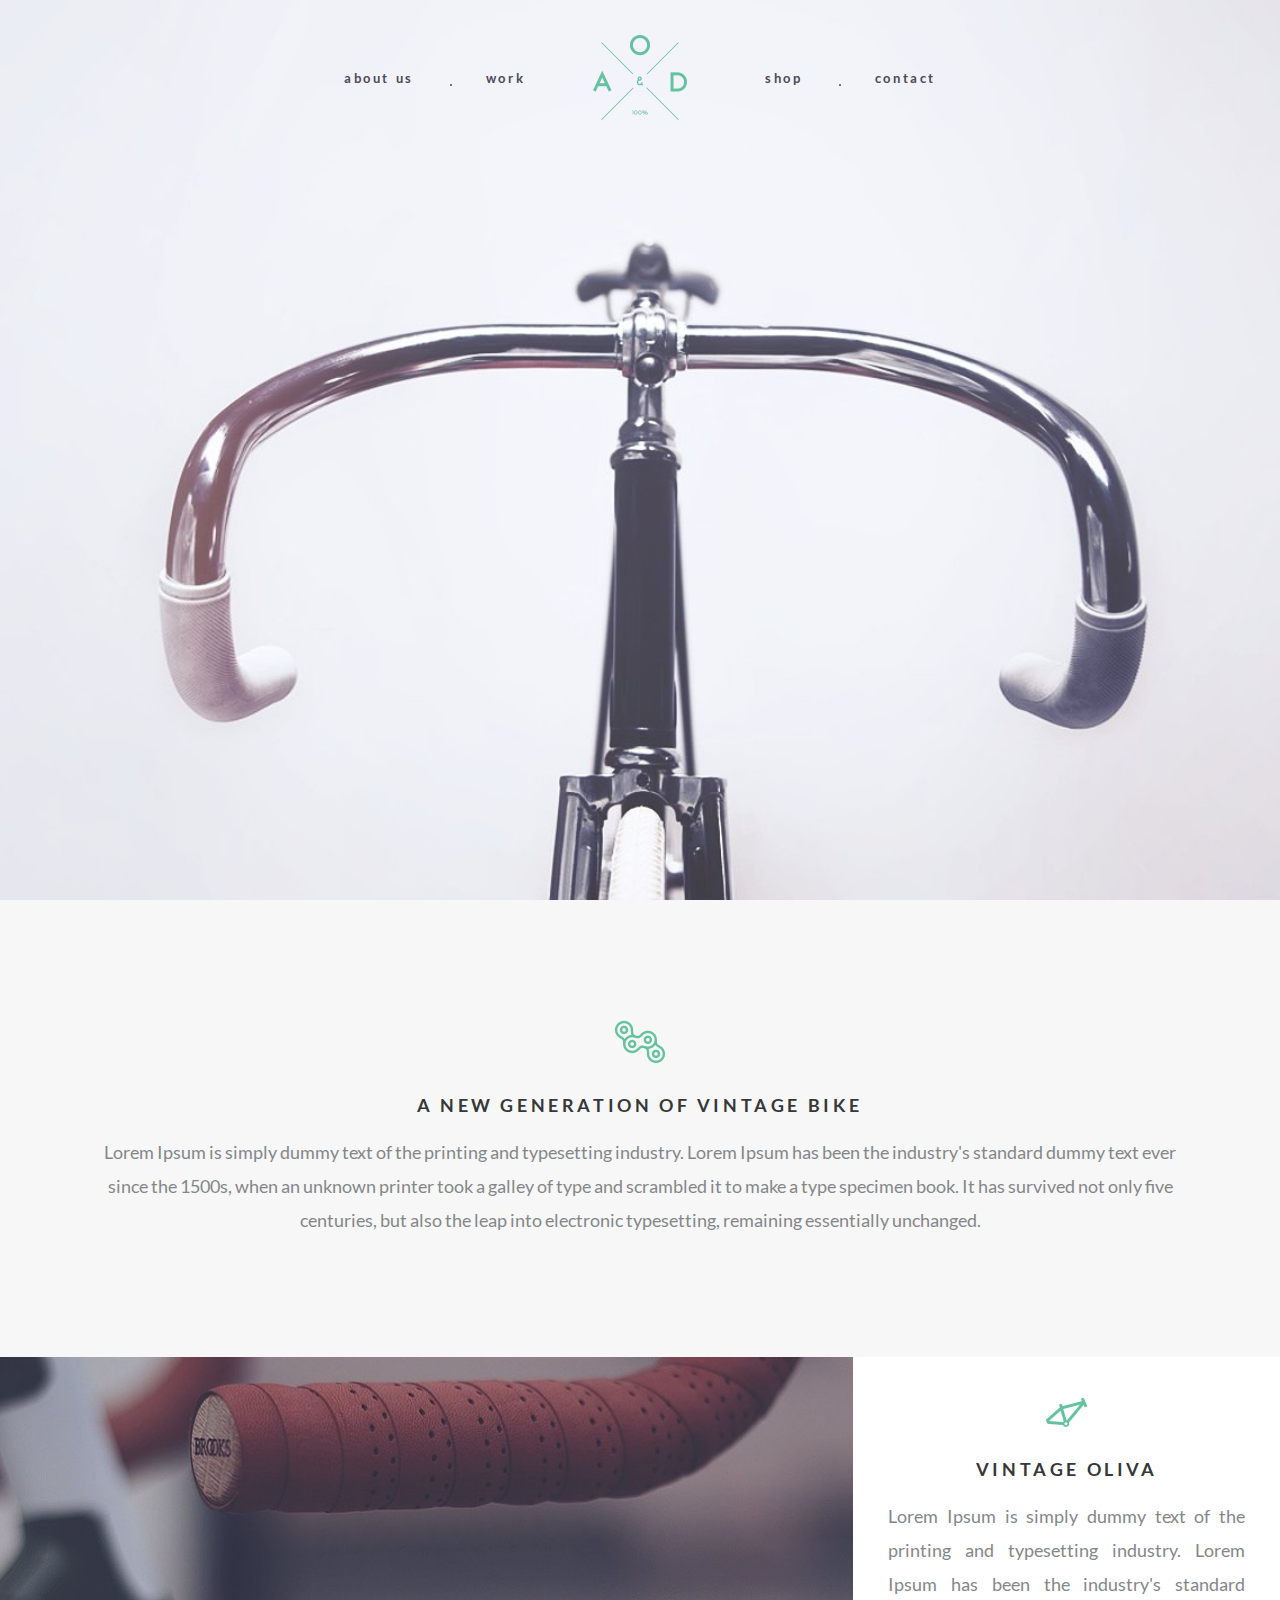
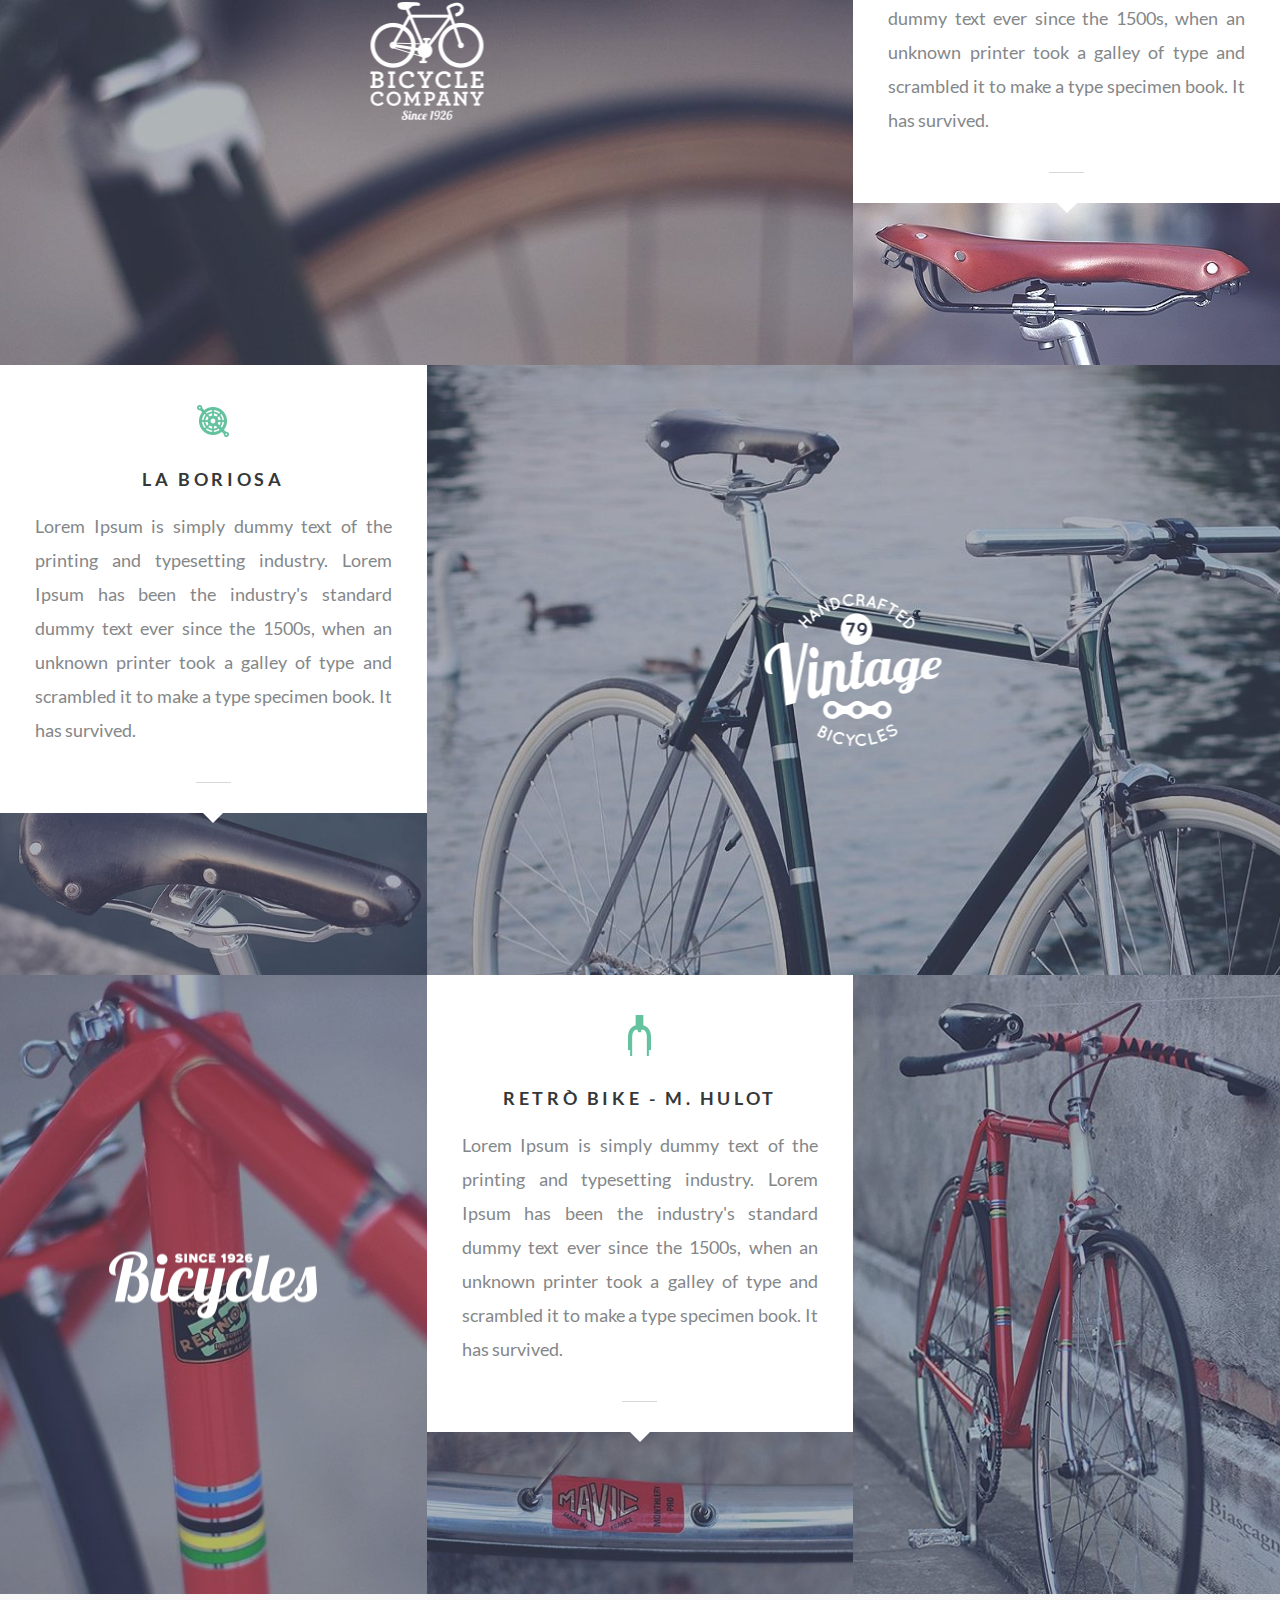
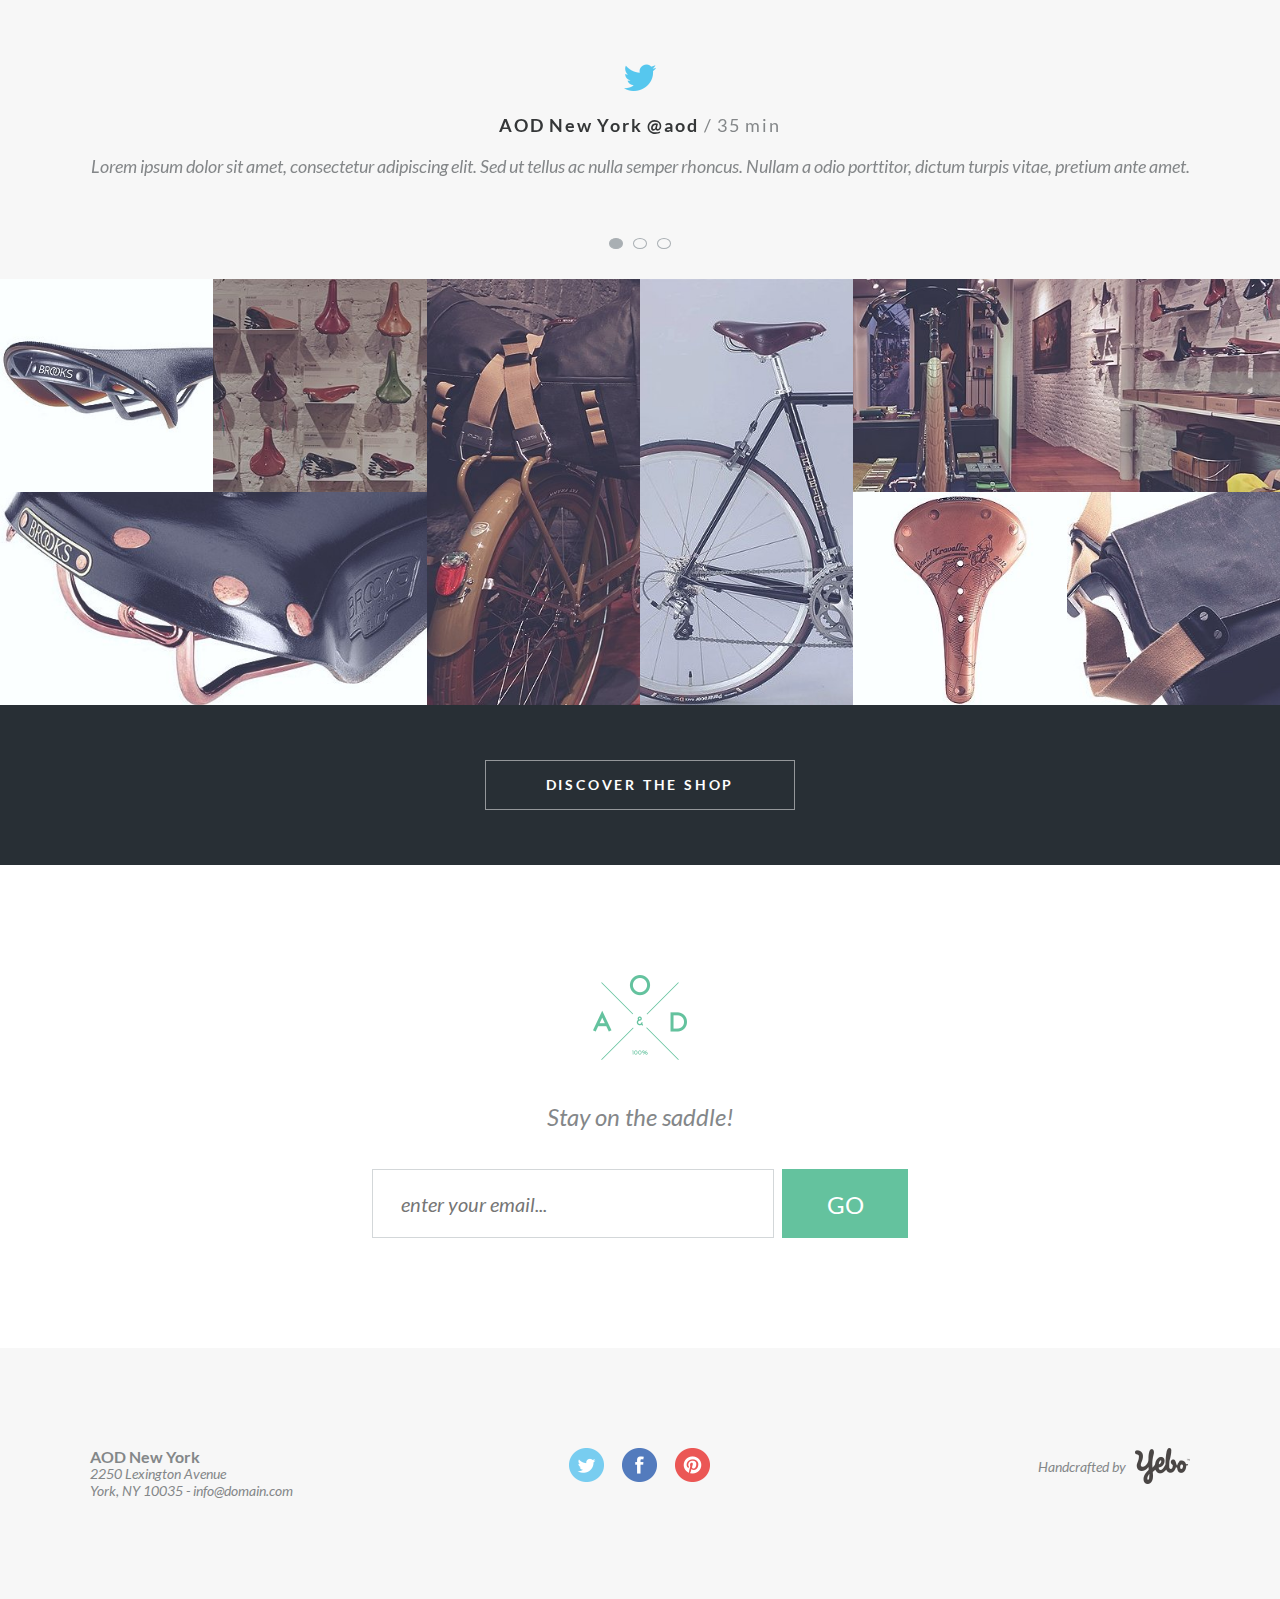
<file: bicycle/index.html>
<!DOCTYPE html>
<html lang="ru">
<head>
    <meta charset="UTF-8">
    <meta http-equiv="X-UA-Compatible" content="IE=edge">
    <meta name="viewport" content="width=device-width, initial-scale=1.0">
    <link href="css/reset.css" rel="stylesheet" type="text/css" />
    <link href="css/fonts.css" rel="stylesheet" type="text/css" />
    <link href="css/style.css" rel="stylesheet" type="text/css" />
    <title>Bicycle Company</title>
</head>
<body>
    <div class="wrapper">
        <main class="page">
            <div class="header">
                <div class="header__row">
                    <nav class="header__menu menu">
                        <div class="menu__burger burger">
                            <div class="burger__line burger__line_first"></div>
                            <div class="burger__line burger__line_second"></div>
                            <div class="burger__line burger__line_third"></div>
                        </div>
                        <div class="menu__body">
                            <ul class="menu__list">
                                <li class="menu__list-item"><a href="!#" class="menu__link">about us</a></li>
                                <li class="menu__list-item"><a href="!#" class="menu__link">work</a></li>
                                <li class="menu__list-item"><a href="!#" class="menu__link">shop</a></li>
                                <li class="menu__list-item"><a href="!#" class="menu__link">contact</a></li>
                            </ul>
                            <div class="burger__close">
                                <div class="burger__close-line"></div>
                                <div class="burger__close-line"></div>
                            </div>
                        </div>
                    </nav>
                    <div class="header__logo">
                        <img src="img/logos/logo.png" alt="logotype" class="header__logo-img">
                    </div>
                </div>
            </div>
            <div class="main-screen"></div>
            <div class="content">
                <section class="generation">
                    <div class="container">
                        <div class="generation__block block">
                            <div class="block__icon">
                                <img src="img/icons/icon_126.png" alt="icon">
                            </div>
                            <h2 class="block__title">A NEW GENERATION OF VINTAGE BIKE</h2>
                            <div class="block__text">Lorem Ipsum is simply dummy text of the printing and typesetting industry. Lorem Ipsum has been the industry's standard dummy text ever since the 1500s, when an unknown printer took a galley of type and scrambled it to make a type specimen book. It has survived not only five centuries, but also the leap into electronic typesetting, remaining essentially unchanged.</div>
                        </div>
                    </div>
                </section>
                <section class="brands">
                    <div class="brands__row">
                        <div class="brands__column brands__column_big">
                            <div class="brands__item item">
                                <a href="!#" class="item__link">
                                <div class="item__background"></div>
                                <img src="img/logos/logo_76.png" alt="Bicycle Company" class="item__logo">             
                                </a>
                            </div>
                        </div>
                        <div class="brands__column">
                            <div class="brands__content block">
                                <div class="block__icon">
                                    <img src="img/icons/icon_78.png" alt="icon">
                                </div>
                                <h3 class="block__title">vintage Oliva</h3>
                                <div class="block__text block__text_brands">Lorem Ipsum is simply dummy text of the printing and typesetting industry. Lorem Ipsum has been the industry's standard dummy text ever since the 1500s, when an unknown printer took a galley of type and scrambled it to make a type specimen book. It has survived.</div>
                            </div>
                            <div class="brands__image"></div>
                        </div>
                    </div>
                </section>
                <section class="brands brands_rev">
                    <div class="brands__row">
                        <div class="brands__column brands__column_big">
                            <div class="brands__item item brands__item_rev">
                                <a href="!#" class="item__link">
                                <div class="item__background"></div>
                                <img src="img/logos/logo_83.png" alt="Handcrafted Bicycles" class="item__logo">             
                                </a>
                            </div>
                        </div>
                        <div class="brands__column brands__column_rev ">
                            <div class="brands__content block">
                                <div class="block__icon">
                                    <img src="img/icons/icon_93.png" alt="icon">
                                </div>
                                <h3 class="block__title">La Boriosa</h3>
                                <div class="block__text block__text_brands">Lorem Ipsum is simply dummy text of the printing and typesetting industry. Lorem Ipsum has been the industry's standard dummy text ever since the 1500s, when an unknown printer took a galley of type and scrambled it to make a type specimen book. It has survived.</div>
                            </div>
                            <div class="brands__image brands__image_rev"></div>
                        </div>
                    </div>
                </section>
                <section class="brands">
                    <div class="brands__row brands__row">
                        <div class="brands__column brands__column_last">
                            <div class="brands__item item brands__item_last-first">
                                <a href="!#" class="item__link">
                                <div class="item__background"></div>
                                <img src="img/logos/logo_114.png" alt="Bicycles" class="item__logo">             
                                </a>
                            </div>
                        </div>
                        <div class="brands__column brands__column_last">
                            <div class="brands__content block">
                                <div class="block__icon">
                                    <img src="img/icons/icon_129.png" alt="icon">
                                </div>
                                <h3 class="block__title">retrò Bike - M. Hulot</h3>
                                <div class="block__text block__text_brands">Lorem Ipsum is simply dummy text of the printing and typesetting industry. Lorem Ipsum has been the industry's standard dummy text ever since the 1500s, when an unknown printer took a galley of type and scrambled it to make a type specimen book. It has survived.</div>
                            </div>
                            <div class="brands__image brands__image_last"></div>
                        </div>
                        <div class="brands__column brands__column_last">
                            <div class="brands__item item brands__item_last-second"></div>                       </div>
                        </div>
                    
                </section>
                <div class="slider">
                    <div class="container">
                        <div class="slider__body">
                            <div class="slider__item">
                                <div class="slider__icon">
                                    <img src="img/icons/icon_130.png" alt="twitter-icon" class="slider__icon-img">
                                </div>
                                <h3 class="slider__title">AOD New York  @aod  <span class="slider__title-time">/  35 min</span></h3>
                                <div class="slider__text">Lorem ipsum dolor sit amet, consectetur adipiscing elit. Sed ut tellus ac nulla semper rhoncus. Nullam a odio porttitor, dictum turpis vitae, pretium ante amet.</div>
                            </div>
                            <div class="slider__item">
                                <div class="slider__icon">
                                    <img src="img/icons/icon_130.png" alt="twitter-icon" class="slider__icon-img">
                                </div>
                                <h3 class="slider__title">AOD New York  @aod  <span class="slider__title-time">/  35 min</span></h3>
                                <div class="slider__text">Lorem ipsum dolor sit amet, consectetur adipiscing elit. Sed ut tellus ac nulla semper rhoncus. Nullam a odio porttitor, dictum turpis vitae, pretium ante amet.Lorem ipsum dolor sit amet, consectetur adipiscing elit. Sed ut tellus ac nulla semper rhoncus. Nullam a odio porttitor, dictum turpis vitae, pretium ante amet.</div>
                            </div>
                            <div class="slider__item">
                                <div class="slider__icon">
                                    <img src="img/icons/icon_130.png" alt="twitter-icon" class="slider__icon-img">
                                </div>
                                <h3 class="slider__title">AOD New York  @aod  <span class="slider__title-time">/  35 min</span></h3>
                                <div class="slider__text">Lorem ipsum dolor sit amet, consectetur adipiscing elit. Sed ut tellus ac nulla semper rhoncus. Nullam a odio porttitor, dictum turpis vitae, pretium ante amet.</div>
                            </div>
                        </div>              
                    </div>
                </div>
                <div class="shop">
                    <div class="shop__body">
                        <div class="shop__column shop__column_big">
                            <div class="shop__block block-shop">
                                <div class="block-shop__row">
                                    <div class="block-shop__col">
                                        <a href="#!" class="block-shop__item bitem">
                                            <div class="bitem__logo">
                                                <img src="img/logos/shape_13_169.png" alt="">
                                                <div class="bitem__logo-text">Shop now</div>
                                            </div>
                                            <div class="bitem__img bitem__img_l ibg">
                                                <img src="img/shop/rectangle_3_118.jpg" alt="">
                                            </div>
                                        </a>
                                    </div>
                                    <div class="block-shop__col">
                                        <a href="#!" class="block-shop__item bitem">
                                            <div class="bitem__logo">
                                                <img src="img/logos/shape_13_169.png" alt="">
                                                <div class="bitem__logo-text">Shop now</div>
                                            </div>
                                            <div class="bitem__img bitem__img_l ibg">
                                                <img src="img/shop/rectangle_3_copy_137.jpg" alt="">
                                            </div>
                                        </a>
                                    </div>
                                </div>
                            </div>
                            <div class="shop__block block-shop">
                                <a href="#!" class="block-shop__item bitem">
                                    <div class="bitem__logo">
                                        <img src="img/logos/shape_13_169.png" alt="">
                                        <div class="bitem__logo-text">Shop now</div>
                                    </div>
                                    <div class="bitem__img ibg">
                                        <img src="img/shop/rectangle_3_copy_3_139.jpg" alt="">
                                    </div>
                                </a>
                            </div>
                        </div>
                        <div class="shop__column">
                            <div class="shop__block block-shop">
                                <a href="#!" class="block-shop__item bitem">
                                    <div class="bitem__logo">
                                        <img src="img/logos/shape_13_169.png" alt="">
                                        <div class="bitem__logo-text">Shop now</div>
                                    </div>
                                    <div class="bitem__img bitem__img_big ibg">
                                        <img src="img/shop/rectangle_1_copy_8_140.jpg" alt="">
                                    </div>
                                </a>
                            </div>
                        </div>
                        <div class="shop__column">
                            <div class="shop__block block-shop">
                                <a href="#!" class="block-shop__item bitem">
                                    <div class="bitem__logo">
                                        <img src="img/logos/shape_13_169.png" alt="">
                                        <div class="bitem__logo-text">Shop now</div>
                                    </div>
                                    <div class="bitem__img bitem__img_big ibg">
                                        <img src="img/shop/rectangle_1_copy_7_136.jpg" alt="">
                                    </div>
                                </a>
                            </div>
                        </div>
                        <div class="shop__column shop__column_big">
                            <div class="shop__block block-shop">
                                <a href="#!" class="block-shop__item bitem">
                                    <div class="bitem__logo">
                                        <img src="img/logos/shape_13_169.png" alt="">
                                        <div class="bitem__logo-text">Shop now</div>
                                    </div>
                                    <div class="bitem__img ibg">
                                        <img src="img/shop/rectangle_3_copy_4_141.jpg" alt="">
                                    </div>
                                </a>
                            </div>
                            <div class="shop__block block-shop">
                                <div class="block-shop__row">
                                    <div class="block-shop__col">
                                        <a href="#!" class="block-shop__item bitem">
                                            <div class="bitem__logo">
                                                <img src="img/logos/shape_13_169.png" alt="">
                                                <div class="bitem__logo-text">Shop now</div>
                                            </div>
                                            <div class="bitem__img bitem__img_l ibg">
                                                <img src="img/shop/rectangle_3_copy_6_143.jpg" alt="">
                                            </div>
                                        </a>
                                    </div>
                                    <div class="block-shop__col">
                                        <a href="#!" class="block-shop__item bitem">
                                            <div class="bitem__logo">
                                                <img src="img/logos/shape_13_169.png" alt="">
                                                <div class="bitem__logo-text">Shop now</div>
                                            </div>
                                            <div class="bitem__img bitem__img_l ibg">
                                                <img src="img/shop/rectangle_3_copy_7_144.jpg" alt="">
                                            </div>
                                        </a>
                                    </div>
                                </div>
                            </div>
                        </div>
                    </div>
                    <div class="shop__footer">
                        <div class="container">
                            <a href="#!" class="shop__btn">DISCOVER THE SHOP</a>
                        </div>
                    </div>
                </div>
                <div class="subscribe">
                    <div class="container">
                        <div class="subscribe__body">
                            <div class="subscribe_logo">
                                <img src="img/logos/logo_196.png" alt="logo">
                            </div>
                            <div class="subscribe__label">Stay on the saddle!</div>
                            <form action="#" class="subscribe__form">
                                <div class="subscribe__input">
                                    <input type="text" class="input" placeholder="enter your email...">
                                </div>
                                <div class="subscribe__button">
                                    <button type="submit" class="subscribe__btn">GO</button>
                                </div>
                            </form>
                        </div>
                    </div>
                </div>
            </div>
            <div class="footer">
                <div class="container">
                    <div class="footer__row">
                        <div class="footer__column">
                            <div class="footer__address">
                                <p>AOD New York</p> 
                                <p>2250 Lexington Avenue</p> 
                                <p>York, NY 10035  - info@domain.com</p> 
                            </div>
                        </div>
                        <div class="footer__column">
                            <div class="footer__social social">
                                <a href="" class="social__link">
                                    <img src="img/icons/vector_smart_object_199.png" alt="twitter">
                                </a>
                                <a href="" class="social__link">
                                    <img src="img/icons/vector_smart_object_200.png" alt="twitter">
                                </a>
                                <a href="" class="social__link">
                                    <img src="img/icons/vector_smart_object_201.png" alt="twitter">
                                </a>
                            </div>
                        </div>
                        <div class="footer__column">
                            <a href="!#" class="footer__dev dev">
                                <div class="dev__text">Handcrafted by</div>
                                <div class="dev__icon">
                                    <img src="img/logos/y_e_b_o_logo_206.png" alt="developer">
                                </div>
                            </a>
                        </div>
                    </div>
                </div>
            </div>           
        </main>
    </div>
    <script type="text/javascript" src="https://code.jquery.com/jquery-3.6.0.min.js"></script>
    <script src="js/slick.min.js"></script>
    <script src="js/main.js"></script>
</body>
</html>
</file>
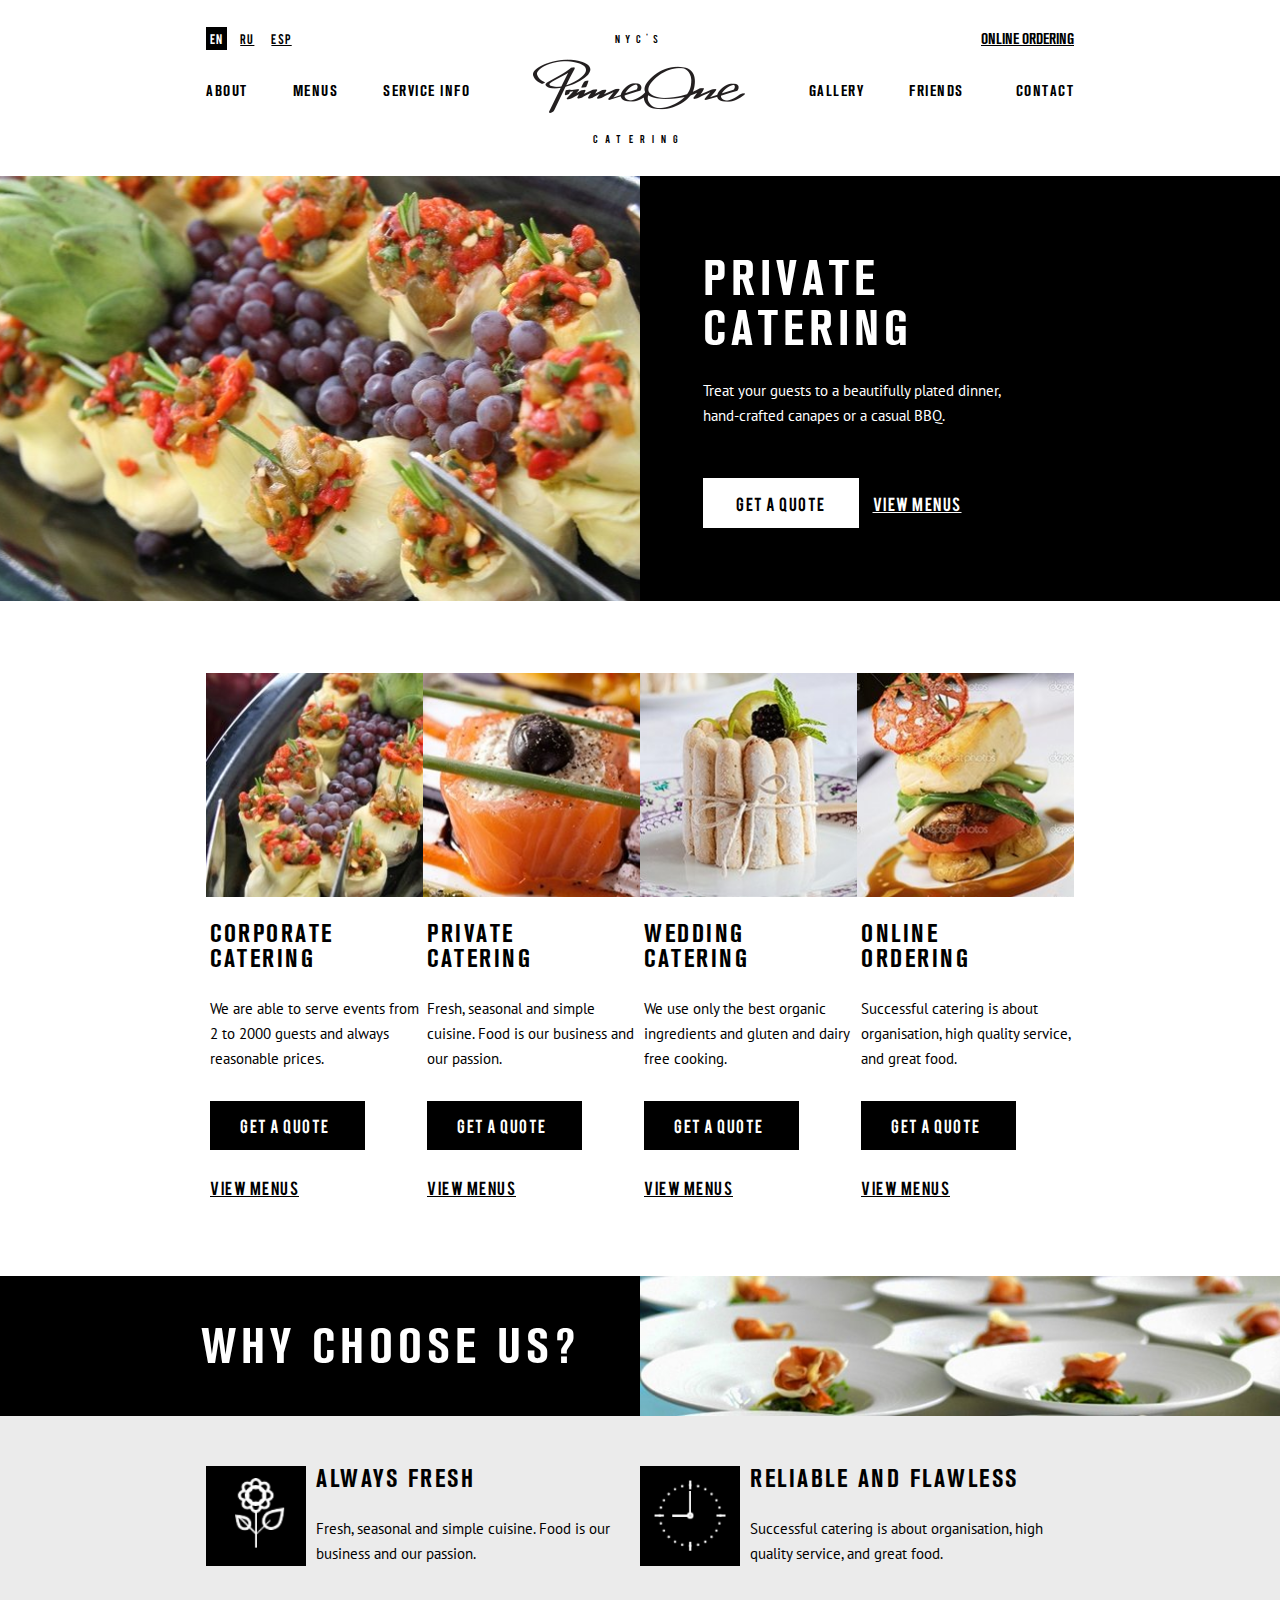
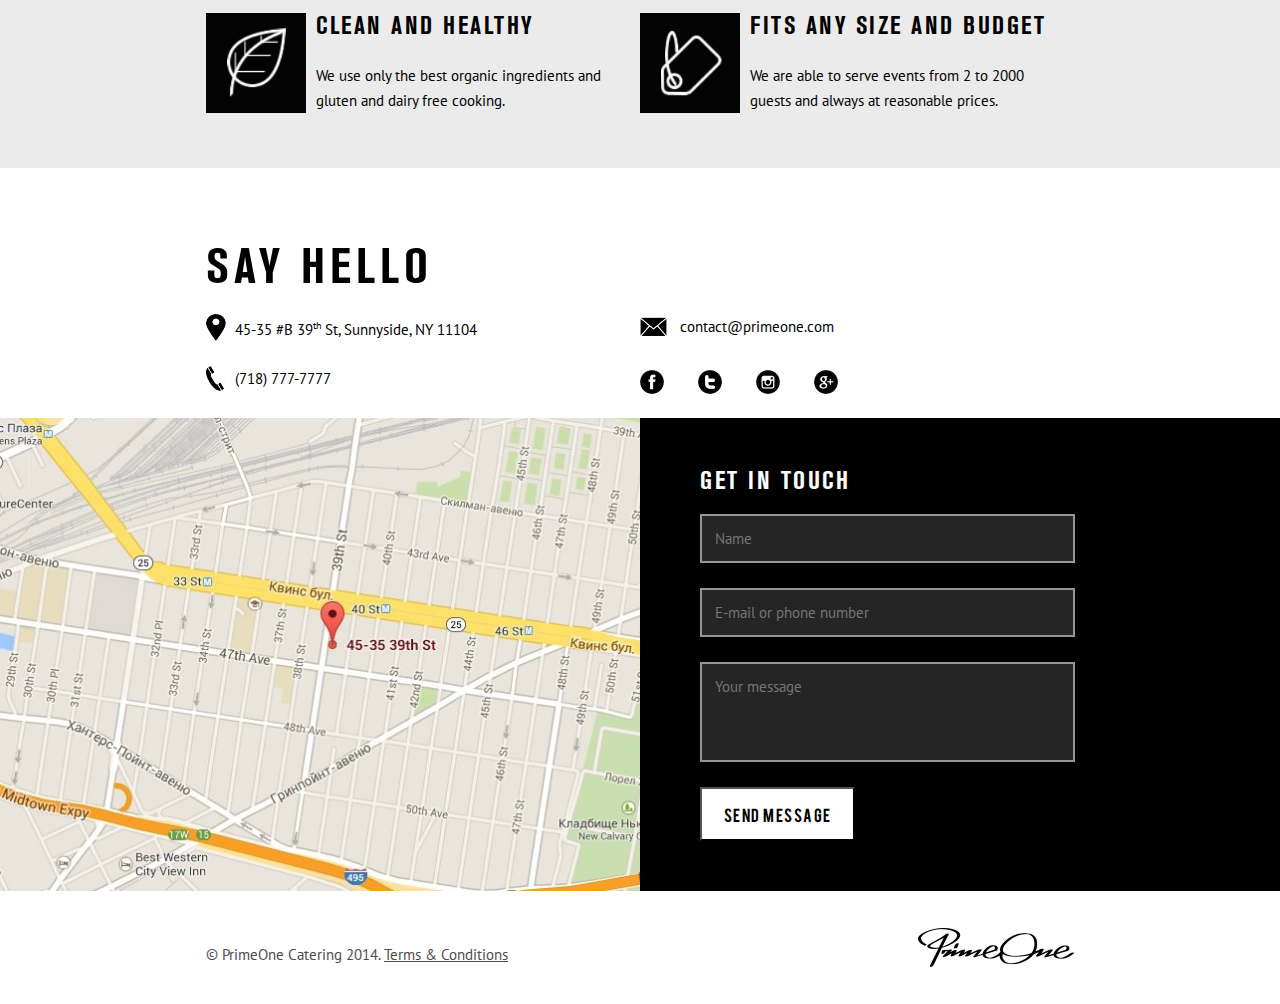
<file: prime_one/index.html>
<!DOCTYPE html>
<html lang="ru">
<head>
    <meta charset="UTF-8">
    <meta http-equiv="X-UA-Compatible" content="IE=edge">
    <meta name="viewport" content="width=device-width, initial-scale=1.0">
    <link href="css/reset.css" rel="stylesheet" type="text/css" />
    <link href="css/fonts.css" rel="stylesheet" type="text/css" />
    <link href="css/style.css" rel="stylesheet" type="text/css" />
    <title>Prime One</title>
</head>
<body>
<!--  -------------------header start--------------------- -->
<header class="header">
    <div class="container">
        <div class="header-top">
            <div class="header-top__lang">
                <a href="!#" class="header-top__lang-item header-top__lang-item_select">EN</a>
                <a href="!#" class="header-top__lang-item">RU</a>
                <a href="!#" class="header-top__lang-item">ESP</a>
            </div>
            <div class="header-top__burger burger">
                <div class="burger__line burger__line_first"></div>
                <div class="burger__line burger__line_second"></div>
                <div class="burger__line burger__line_third"></div>
            </div>
            <a href="!#" class="header-top__ordering">Online ordering</a>
        </div>
        <div class="header-bottom">
            <div class="header-bottom__column header-bottom__column_l">
                <nav class="header-bottom__menu header-bottom__menu_l menu">
                    <ul class="menu__list">
                        <li class="menu__item">
                            <a href="!#" class="menu__link">ABOUT</a>
                        </li>
                        <li class="menu__item">
                            <a href="!#" class="menu__link">Menus</a>
                        </li>
                        <li class="menu__item">
                            <a href="!#" class="menu__link">Service Info</a>
                        </li>
                    </ul>
                </nav>
            </div>
            <div class="header-bottom__column header-bottom__column_center">
                <a href="!#" class="header-bottom__logo logo">
                    <div class="logo__text logo__text_top">NYC'S</div>
                    <div class="logo__image"><img src="img/logo_695.png" alt="logo"></div>
                    <div class="logo__text">Catering</div>
                </a>
            </div>
            <div class="header-bottom__column header-bottom__column_r">
                <nav class="header-bottom__menu header-bottom__menu_r menu">
                    <ul class="menu__list">
                        <li class="menu__item menu__item_last">
                            <a href="!#" class="menu__link">Gallery</a>
                        </li>
                        <li class="menu__item menu__item_b menu__item_last">
                            <a href="!#" class="menu__link">Friends</a>
                        </li>
                        <li class="menu__item menu__item_last">
                            <a href="!#" class="menu__link">Contact</a>
                        </li>
                    </ul>
                </nav>
            </div>
        </div>
        <div class="header-adapt">
            <div class="header-adapt__burger-close burger__close">
                <div class="burger__close-line"></div>
                <div class="burger__close-line"></div>
            </div>
            <div class="header-adapt__logo logo">
                <div class="logo__text logo__text_top">NYC'S</div>
                <div class="logo__image"><img src="img/logo_695.png" alt="logo"></div>
                <div class="logo__text">Catering</div>
            </div>
        </div>
    </div>
</header>

<!--  -------------------header end--------------------- -->
<!--  -------------------main start--------------------- -->
<main class="main">
    <div class="main__section section">
        <div class="section__image ibg">
            <img src="img/rectangle_6_778.jpg" alt="Catering" class="section__image-img">
        </div>
        <div class="section__block block">
            <div class="block__title">Private<br>catering</div>
            <div class="block__text">Treat your guests to a beautifully plated dinner, hand-crafted canapes or a casual BBQ.</div>
            <div class="block__btn">
                <a href="!#" class="block__btn-quote">Get a quote</a>
                <a href="!#" class="block__btn-view">View menus</a>
            </div>
        </div>
    </div>
    <div class="main__catering">
        <div class="container">
            <div class="main__catering-cards catering-card">
                <div class="catering-card__section section section_l">
                    <div class="section__image section__image_l ibg">
                        <img src="img/1_770.jpg" alt="Corporate catering" class="section__image-img">
                    </div>
                    <div class="section__block section__block_l block block_l">
                        <div class="block__title block__title_l">Corporate catering</div>
                        <div class="block__text block__text_l">We are able to serve events from 2 to 2000 guests and always reasonable prices.</div>
                        <div class="block__btn block__btn_l">
                            <a href="!#" class="block__btn-quote block__btn-quote_l">Get a quote</a>
                            <a href="!#" class="block__btn-view block__btn-view_l">View menus</a>
                        </div>
                    </div>
                </div>
                <div class="catering-card__section section section_l section_rev">
                    <div class="section__image section__image_l ibg">
                        <img src="img/1_772.jpg" alt="Private catering" class="section__image-img">
                    </div>
                    <div class="section__block section__block_l block block_l">
                        <div class="block__title block__title_l block__title_rev">Private catering</div>
                        <div class="block__text block__text_l block__text_rev">Fresh, seasonal and simple cuisine. Food is our business and our passion.</div>
                        <div class="block__btn block__btn_l block__btn_rev">
                            <a href="!#" class="block__btn-quote block__btn-quote_l">Get a quote</a>
                            <a href="!#" class="block__btn-view block__btn-view_l">View menus</a>
                        </div>
                    </div>
                </div>
                <div class="catering-card__section section section_l">
                    <div class="section__image section__image_l ibg">
                        <img src="img/1_773.jpg" alt="Wedding catering" class="section__image-img">
                    </div>
                    <div class="section__block section__block_l block block_l">
                        <div class="block__title block__title_l">Wedding catering</div>
                        <div class="block__text block__text_l">We use only the best organic ingredients and gluten and dairy free cooking.</div>
                        <div class="block__btn block__btn_l">
                            <a href="!#" class="block__btn-quote block__btn-quote_l">Get a quote</a>
                            <a href="!#" class="block__btn-view block__btn-view_l">View menus</a>
                        </div>
                    </div>
                </div>
                <div class="catering-card__section section section_l section_rev">
                    <div class="section__image section__image_l ibg">
                        <img src="img/1_774.jpg" alt="Online ordering" class="section__image-img">
                    </div>
                    <div class="section__block section__block_l block block_l">
                        <div class="block__title block__title_l block__title_rev">Online ordering</div>
                        <div class="block__text block__text_l block__text_rev">Successful catering is about organisation, high quality service, and great food.</div>
                        <div class="block__btn block__btn_l block__btn_rev">
                            <a href="!#" class="block__btn-quote block__btn-quote_l">Get a quote</a>
                            <a href="!#" class="block__btn-view block__btn-view_l">View menus</a>
                        </div>
                    </div>
                </div>
            </div>
        </div>
    </div>
    <div class="main__section section section_second">
        <div class="section__image section__image_second ibg">
            <img src="img/layer_3_1396.jpg" alt="Why CHOOSE us?" class="section__image-img">
        </div>
        <div class="section__block section__block_second block">
            <div class="block__title block__title_second">Why CHOOSE us?</div>
        </div>
    </div>
    <div class="main__choice choice">
        <div class="container">
            <div class="choice__row">
                <div class="choice__column">
                    <div class="choice__card card">
                        <img src="img/11.png" alt="Always fresh" class="card__image">
                        <div class="card__container">
                            <div class="card__title">Always fresh</div>
                            <div class="card__text">Fresh, seasonal and simple cuisine. Food is our business and our passion.</div>
                        </div>
                    </div>
                </div>
                <div class="choice__column">
                    <div class="choice__card card">
                        <img src="img/3.png" alt="Reliable AND Flawless" class="card__image">
                        <div class="card__container">
                            <div class="card__title">Reliable AND Flawless</div>
                            <div class="card__text">Successful catering is about organisation, high quality service, and great food.</div>
                        </div>
                    </div>
                </div>
            </div>
            <div class="choice__row">
                <div class="choice__column">
                    <div class="choice__card card">
                        <img src="img/22.png" alt="Clean and Healthy" class="card__image">
                        <div class="card__container">
                            <div class="card__title">Clean and Healthy</div>
                            <div class="card__text">We use only the best organic ingredients and gluten and dairy free cooking.</div>
                        </div>
                    </div>
                </div>
                <div class="choice__column">
                    <div class="choice__card card">
                        <img src="img/4.png" alt="fits any size and budget" class="card__image">
                        <div class="card__container">
                            <div class="card__title">fits any size and budget</div>
                            <div class="card__text">We are able to serve events from 2 to 2000 guests and always at reasonable prices.</div>
                        </div>
                    </div>
                </div>
            </div>
        </div>
    </div>
    <div class="main__contacts contacts">
        <div class="container">
            <div class="contacts__title">Say hello</div>
            <div class="contacts__body">
                <div class="contacts__column">
                    <div class="contacts__card contacts__card_1">
                       <span class="contacts__card-text">45-35 #B 39<span class="sup">th</span> St, Sunnyside, NY 11104</span>
                    </div>
                </div>
                <div class="contacts__column">
                    <div class="contacts__card contacts__card_2">
                        <a class="contacts__card-text" href="mailto:contact@primeone.com">contact@primeone.com</span>
                    </div>
                </div>
                <div class="contacts__column">
                    <div class="contacts__card contacts__card_3">
                        <a class="contacts__card-text" href="tel:7187777777">(718) 777-7777</a>
                    </div>
                </div>
                <div class="contacts__column">
                    <div class="contacts__social social">
                        <a href="#!" class="social__item"><img class="social__img" src="img/social_1.png"/></a>
                        <a href="#!" class="social__item"><img class="social__img" src="img/social_2.png"/></a>
                        <a href="#!" class="social__item"><img class="social__img" src="img/social_3.png"/></a>
                        <a href="#!" class="social__item"><img class="social__img" src="img/social_4.png"/></a>
                    </div>
                </div>
            </div>
        </div>
    </div>
    <div class="main__map map">
        <div class="map__block ibg">
            <img src="img/map.jpg" alt="map" class="map__block-image">
        </div>
        <div class="map__block-form form">
            <div class="form__title">Get in touch</div>
            <form action="#!" class="form__body" method="POST">
                <input type="text" class="form__body-name" name="name" placeholder="Name">
                <input type="text" class="form__body-contact" name="contact" placeholder="E-mail or phone number">
                <textarea class="form__body-massage" name="message" placeholder="Your message"></textarea>
                <input type="submit" class="form__body-btn" value="Send message">
            </form>
        </div>
    </div>
</main>
<!--  -------------------main end--------------------- -->
<!--  -------------------footer start--------------------- -->
<footer>
    <div class="container">
        <div class="footer">
            <div class="footer__column">
                <div class="footer__copyright">© PrimeOne Catering 2014. <span class="footer__copyright_line">Terms & Conditions</span></div>
            </div>
            <div class="footer__column">
                <div class="footer__logo">
                    <img src="img/logo_1388.png" alt="logo" class="footer__logo-img">
                </div>
            </div>
        </div>
    </div>
</footer>
<!--  -------------------footer end--------------------- -->
<script type="text/javascript" src="https://code.jquery.com/jquery-3.6.0.min.js"></script>
<script src="js/main.js"></script>

</body>
</html>
</file>
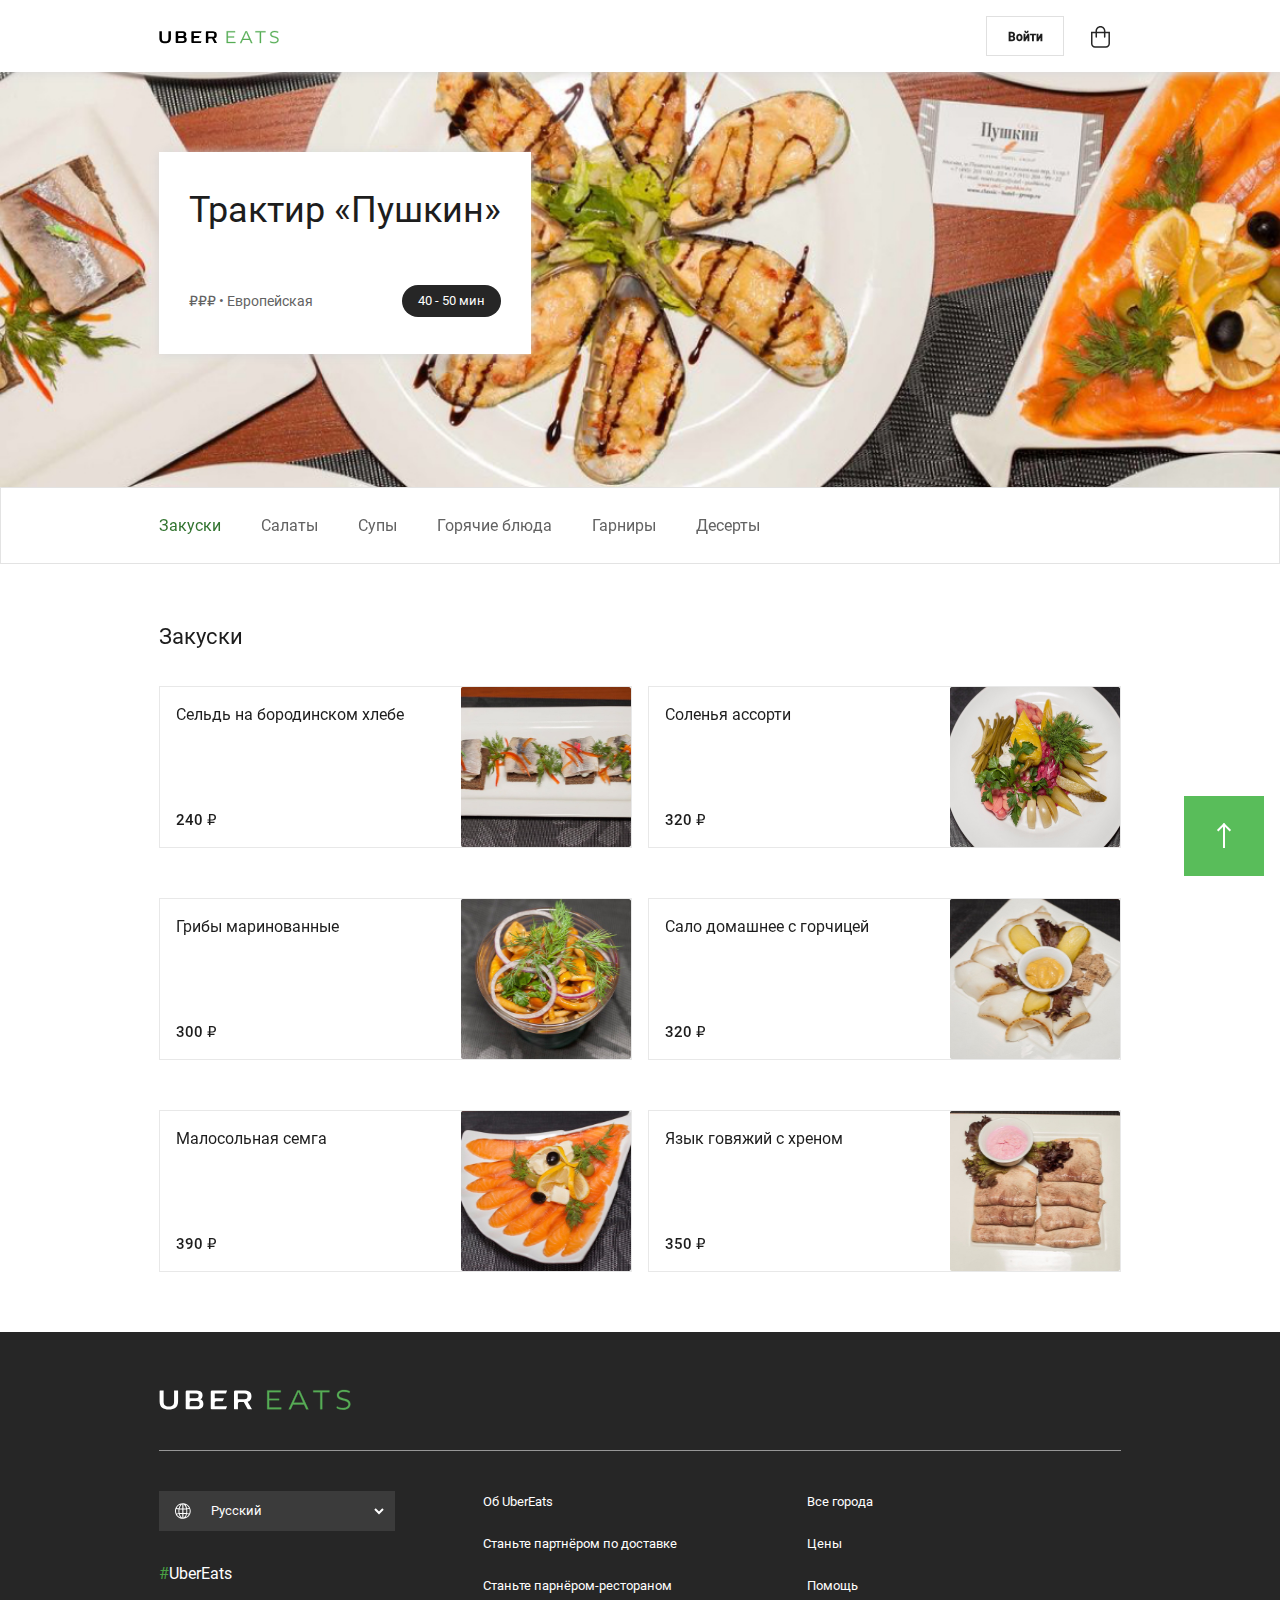
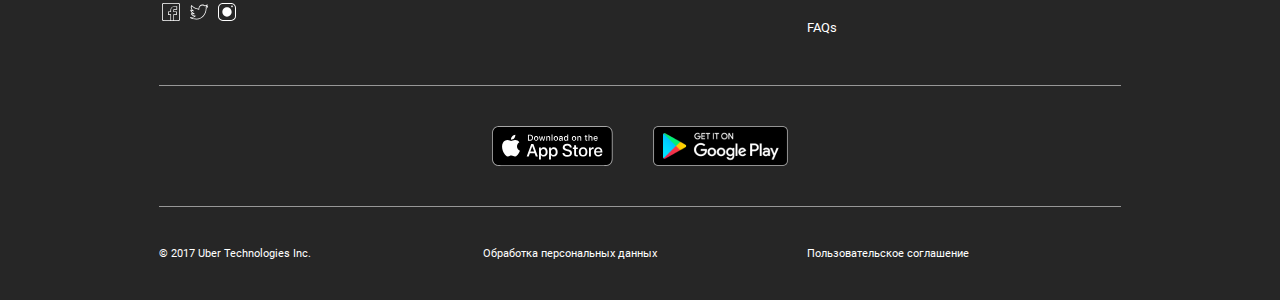
<file: uber_eats/page/pushkin1.html>
<!DOCTYPE html>
<html lang="ru">
<head>
    <meta charset="UTF-8">
    <meta http-equiv="X-UA-Compatible" content="IE=edge">
    <meta name="viewport" content="width=device-width, initial-scale=1.0">
    <link href="../css/reset.css" rel="stylesheet" type="text/css" />
    <link href="../css/font.css" rel="stylesheet" type="text/css" />
    <link href="../css/style1.css" rel="stylesheet" type="text/css" />
    <title>Uber Eats</title>
</head>
<body>
<!--  -------------------header start--------------------- -->
<header class="header">
    <div class="container header__wrapper">
        <div class="header__logo">
            <a href="!#" class="header__logo-link">
                <img src="../img/logo.svg" alt="Логотип" class="header__logo-img">
            </a>
        </div>
        <div class="header__btn">
        <div class="header__login">
            <a href="#" class="header__login-link">
                <div class="header__login-button">Войти</div>
            </a>
        </div>
        <div class="header__basket">
            <a href="#" class="header__basket-link">
                <div class="header__basket-button">
                    <img src="../img/basket.svg" alt="Корзина" class="basket-img" />
                </div>
            </a>
        </div>
        </div>
    </div>
</header>
<!--  -------------------header end--------------------- -->
<!--  -------------------rest start--------------------- -->
<main class="rest">
    <div class="rest__header-wrapper">
    <div class="rest__header">
        <div class="container main__wrapper">
            <div class="rest__card restaurant">
                <div class="restaurant__title">Трактир &#171Пушкин&#187</div>
                <div class="restaurant__info">
                    <div class="restaurant__kitchen">₽₽₽ • Европейская</div>
                    <div class="restaurant__time">40 - 50 мин</div>
                </div>
            </div>
        </div>
    </div>
    </div>
    <div class="slider">
        <div class="rest__menu-list">
            <div class="container main__wrapper">
                <div class="rest__menu menu-list">
                    <ul class="menu-list__list slider-nav">
                        <li class="menu-list__item slide-btn">Закуски</li>
                        <li class="menu-list__item slide-btn">Салаты</li>
                        <li class="menu-list__item slide-btn">Супы</li>
                        <li class="menu-list__item slide-btn">Горячие блюда</li>
                        <li class="menu-list__item slide-btn">Гарниры</li>
                        <li class="menu-list__item slide-btn">Десерты</li>
                    </ul>
                </div>
            </div>
        </div>
        <div class="slider__body slider-for">
            <div class="menu-snacks menu slider__item slide-container"> <!-- snacks start ----------------------->
                <div class="container main__wrapper">
                    <h2 class="menu__title">Закуски</h2>
                    <div class="menu__container-cadrs">
                        <div class="menu__card card">
                            <a href="!#" class="card__link">
                                <div class="card__body">
                                <div class="card__title">Сельдь на бородинском хлебе</div>
                                <div class="card__info">С яйцом и огурцом</div>
                                <div class="card__cost">240 ₽</div>
                                </div>
                                <div class="card__image"><img src="img/01.jpg" alt="Сельдь на бородинском хлебе" class="card__image-img"></div>
                            </a>
                        </div>
                        <div class="menu__card card">
                            <a href="!#" class="card__link">
                                <div class="card__body">
                                <div class="card__title">Соленья ассорти</div>
                                <div class="card__info">Информация о составе</div>
                                <div class="card__cost">320 ₽</div>
                                </div>
                                <div class="card__image"><img src="img/04.jpg" alt="Соленья ассорти" class="card__image-img"></div>
                            </a>
                        </div>
                        <div class="menu__card card">
                            <a href="!#" class="card__link">
                                <div class="card__body">
                                <div class="card__title">Грибы маринованные</div>
                                <div class="card__info">Информация о составе</div>
                                <div class="card__cost">300 ₽</div>
                                </div>
                                <div class="card__image"><img src="img/02.jpg" alt="Грибы маринованные" class="card__image-img"></div>
                            </a>
                        </div>
                        <div class="menu__card card">
                            <a href="!#" class="card__link">
                                <div class="card__body">
                                <div class="card__title">Сало домашнее с горчицей</div>
                                <div class="card__info">Информация о составе</div>
                                <div class="card__cost">320 ₽</div>
                                </div>
                                <div class="card__image"><img src="img/05.jpg" alt="Сало домашнее с горчицей" class="card__image-img"></div>
                            </a>
                        </div>
                        <div class="menu__card card">
                            <a href="!#" class="card__link">
                                <div class="card__body">
                                <div class="card__title">Малосольная семга</div>
                                <div class="card__info">Информация о составе</div>
                                <div class="card__cost">390 ₽</div>
                                </div>
                                <div class="card__image"><img src="img/03.jpg" alt="Малосольная семга" class="card__image-img"></div>
                            </a>
                        </div>
                        <div class="menu__card card">
                            <a href="!#" class="card__link">
                                <div class="card__body">
                                <div class="card__title">Язык говяжий с хреном</div>
                                <div class="card__info">Информация о составе</div>
                                <div class="card__cost">350 ₽</div>
                                </div>
                                <div class="card__image"><img src="img/06.jpg" alt="Язык говяжий с хреном" class="card__image-img"></div>
                            </a>
                        </div>
                    </div>
                </div>
            </div> <!-- snacks end ----------------------------------------------->
            <div class="menu-snacks menu slider__item slide-container"> <!-- salad start ----------------------->
                <div class="container main__wrapper">
                    <h2 class="menu__title">Салаты</h2>
                    <div class="menu__container-cadrs">
                        <div class="menu__card card">
                            <a href="!#" class="card__link">
                                <div class="card__body">
                                <div class="card__title">Сельдь на бородинском хлебе</div>
                                <div class="card__info">С яйцом и огурцом</div>
                                <div class="card__cost">240 ₽</div>
                                </div>
                                <div class="card__image"><img src="img/01.jpg" alt="Сельдь на бородинском хлебе" class="card__image-img"></div>
                            </a>
                        </div>
                        <div class="menu__card card">
                            <a href="!#" class="card__link">
                                <div class="card__body">
                                <div class="card__title">Соленья ассорти</div>
                                <div class="card__info">Информация о составе</div>
                                <div class="card__cost">320 ₽</div>
                                </div>
                                <div class="card__image"><img src="img/04.jpg" alt="Соленья ассорти" class="card__image-img"></div>
                            </a>
                        </div>
                        <div class="menu__card card">
                            <a href="!#" class="card__link">
                                <div class="card__body">
                                <div class="card__title">Грибы маринованные</div>
                                <div class="card__info">Информация о составе</div>
                                <div class="card__cost">300 ₽</div>
                                </div>
                                <div class="card__image"><img src="img/02.jpg" alt="Грибы маринованные" class="card__image-img"></div>
                            </a>
                        </div>
                        <div class="menu__card card">
                            <a href="!#" class="card__link">
                                <div class="card__body">
                                <div class="card__title">Сало домашнее с горчицей</div>
                                <div class="card__info">Информация о составе</div>
                                <div class="card__cost">320 ₽</div>
                                </div>
                                <div class="card__image"><img src="img/05.jpg" alt="Сало домашнее с горчицей" class="card__image-img"></div>
                            </a>
                        </div>
                        <div class="menu__card card">
                            <a href="!#" class="card__link">
                                <div class="card__body">
                                <div class="card__title">Малосольная семга</div>
                                <div class="card__info">Информация о составе</div>
                                <div class="card__cost">390 ₽</div>
                                </div>
                                <div class="card__image"><img src="img/03.jpg" alt="Малосольная семга" class="card__image-img"></div>
                            </a>
                        </div>
                        <div class="menu__card card">
                            <a href="!#" class="card__link">
                                <div class="card__body">
                                <div class="card__title">Язык говяжий с хреном</div>
                                <div class="card__info">Информация о составе</div>
                                <div class="card__cost">350 ₽</div>
                                </div>
                                <div class="card__image"><img src="img/06.jpg" alt="Язык говяжий с хреном" class="card__image-img"></div>
                            </a>
                        </div>
                    </div>
                </div>
            </div> <!-- salad end ----------------------------------------------->
            <div class="menu-snacks menu slider__item slide-container"> <!-- soup start ----------------------->
                <div class="container main__wrapper">
                    <h2 class="menu__title">Супы</h2>
                    <div class="menu__container-cadrs">
                        <div class="menu__card card">
                            <a href="!#" class="card__link">
                                <div class="card__body">
                                <div class="card__title">Сельдь на бородинском хлебе</div>
                                <div class="card__info">С яйцом и огурцом</div>
                                <div class="card__cost">240 ₽</div>
                                </div>
                                <div class="card__image"><img src="img/01.jpg" alt="Сельдь на бородинском хлебе" class="card__image-img"></div>
                            </a>
                        </div>
                        <div class="menu__card card">
                            <a href="!#" class="card__link">
                                <div class="card__body">
                                <div class="card__title">Соленья ассорти</div>
                                <div class="card__info">Информация о составе</div>
                                <div class="card__cost">320 ₽</div>
                                </div>
                                <div class="card__image"><img src="img/04.jpg" alt="Соленья ассорти" class="card__image-img"></div>
                            </a>
                        </div>
                        <div class="menu__card card">
                            <a href="!#" class="card__link">
                                <div class="card__body">
                                <div class="card__title">Грибы маринованные</div>
                                <div class="card__info">Информация о составе</div>
                                <div class="card__cost">300 ₽</div>
                                </div>
                                <div class="card__image"><img src="img/02.jpg" alt="Грибы маринованные" class="card__image-img"></div>
                            </a>
                        </div>
                        <div class="menu__card card">
                            <a href="!#" class="card__link">
                                <div class="card__body">
                                <div class="card__title">Сало домашнее с горчицей</div>
                                <div class="card__info">Информация о составе</div>
                                <div class="card__cost">320 ₽</div>
                                </div>
                                <div class="card__image"><img src="img/05.jpg" alt="Сало домашнее с горчицей" class="card__image-img"></div>
                            </a>
                        </div>
                        <div class="menu__card card">
                            <a href="!#" class="card__link">
                                <div class="card__body">
                                <div class="card__title">Малосольная семга</div>
                                <div class="card__info">Информация о составе</div>
                                <div class="card__cost">390 ₽</div>
                                </div>
                                <div class="card__image"><img src="img/03.jpg" alt="Малосольная семга" class="card__image-img"></div>
                            </a>
                        </div>
                        <div class="menu__card card">
                            <a href="!#" class="card__link">
                                <div class="card__body">
                                <div class="card__title">Язык говяжий с хреном</div>
                                <div class="card__info">Информация о составе</div>
                                <div class="card__cost">350 ₽</div>
                                </div>
                                <div class="card__image"><img src="img/06.jpg" alt="Язык говяжий с хреном" class="card__image-img"></div>
                            </a>
                        </div>
                    </div>
                </div>
            </div> <!-- soup end ----------------------------------------------->
            <div class="menu-snacks menu slider__item slide-container"> <!-- course start ----------------------->
                <div class="container main__wrapper">
                    <h2 class="menu__title">Горячие блюда</h2>
                    <div class="menu__container-cadrs">
                        <div class="menu__card card">
                            <a href="!#" class="card__link">
                                <div class="card__body">
                                <div class="card__title">Сельдь на бородинском хлебе</div>
                                <div class="card__info">С яйцом и огурцом</div>
                                <div class="card__cost">240 ₽</div>
                                </div>
                                <div class="card__image"><img src="img/01.jpg" alt="Сельдь на бородинском хлебе" class="card__image-img"></div>
                            </a>
                        </div>
                        <div class="menu__card card">
                            <a href="!#" class="card__link">
                                <div class="card__body">
                                <div class="card__title">Соленья ассорти</div>
                                <div class="card__info">Информация о составе</div>
                                <div class="card__cost">320 ₽</div>
                                </div>
                                <div class="card__image"><img src="img/04.jpg" alt="Соленья ассорти" class="card__image-img"></div>
                            </a>
                        </div>
                        <div class="menu__card card">
                            <a href="!#" class="card__link">
                                <div class="card__body">
                                <div class="card__title">Грибы маринованные</div>
                                <div class="card__info">Информация о составе</div>
                                <div class="card__cost">300 ₽</div>
                                </div>
                                <div class="card__image"><img src="img/02.jpg" alt="Грибы маринованные" class="card__image-img"></div>
                            </a>
                        </div>
                        <div class="menu__card card">
                            <a href="!#" class="card__link">
                                <div class="card__body">
                                <div class="card__title">Сало домашнее с горчицей</div>
                                <div class="card__info">Информация о составе</div>
                                <div class="card__cost">320 ₽</div>
                                </div>
                                <div class="card__image"><img src="img/05.jpg" alt="Сало домашнее с горчицей" class="card__image-img"></div>
                            </a>
                        </div>
                        <div class="menu__card card">
                            <a href="!#" class="card__link">
                                <div class="card__body">
                                <div class="card__title">Малосольная семга</div>
                                <div class="card__info">Информация о составе</div>
                                <div class="card__cost">390 ₽</div>
                                </div>
                                <div class="card__image"><img src="img/03.jpg" alt="Малосольная семга" class="card__image-img"></div>
                            </a>
                        </div>
                        <div class="menu__card card">
                            <a href="!#" class="card__link">
                                <div class="card__body">
                                <div class="card__title">Язык говяжий с хреном</div>
                                <div class="card__info">Информация о составе</div>
                                <div class="card__cost">350 ₽</div>
                                </div>
                                <div class="card__image"><img src="img/06.jpg" alt="Язык говяжий с хреном" class="card__image-img"></div>
                            </a>
                        </div>
                    </div>
                </div>
            </div> <!-- course end ----------------------------------------------->
            <div class="menu-snacks menu slider__item slide-container"> <!-- side dish start ----------------------->
                <div class="container main__wrapper">
                    <h2 class="menu__title">Гарниры</h2>
                    <div class="menu__container-cadrs">
                        <div class="menu__card card">
                            <a href="!#" class="card__link">
                                <div class="card__body">
                                <div class="card__title">Сельдь на бородинском хлебе</div>
                                <div class="card__info">С яйцом и огурцом</div>
                                <div class="card__cost">240 ₽</div>
                                </div>
                                <div class="card__image"><img src="img/01.jpg" alt="Сельдь на бородинском хлебе" class="card__image-img"></div>
                            </a>
                        </div>
                        <div class="menu__card card">
                            <a href="!#" class="card__link">
                                <div class="card__body">
                                <div class="card__title">Соленья ассорти</div>
                                <div class="card__info">Информация о составе</div>
                                <div class="card__cost">320 ₽</div>
                                </div>
                                <div class="card__image"><img src="img/04.jpg" alt="Соленья ассорти" class="card__image-img"></div>
                            </a>
                        </div>
                        <div class="menu__card card">
                            <a href="!#" class="card__link">
                                <div class="card__body">
                                <div class="card__title">Грибы маринованные</div>
                                <div class="card__info">Информация о составе</div>
                                <div class="card__cost">300 ₽</div>
                                </div>
                                <div class="card__image"><img src="img/02.jpg" alt="Грибы маринованные" class="card__image-img"></div>
                            </a>
                        </div>
                        <div class="menu__card card">
                            <a href="!#" class="card__link">
                                <div class="card__body">
                                <div class="card__title">Сало домашнее с горчицей</div>
                                <div class="card__info">Информация о составе</div>
                                <div class="card__cost">320 ₽</div>
                                </div>
                                <div class="card__image"><img src="img/05.jpg" alt="Сало домашнее с горчицей" class="card__image-img"></div>
                            </a>
                        </div>
                        <div class="menu__card card">
                            <a href="!#" class="card__link">
                                <div class="card__body">
                                <div class="card__title">Малосольная семга</div>
                                <div class="card__info">Информация о составе</div>
                                <div class="card__cost">390 ₽</div>
                                </div>
                                <div class="card__image"><img src="img/03.jpg" alt="Малосольная семга" class="card__image-img"></div>
                            </a>
                        </div>
                        <div class="menu__card card">
                            <a href="!#" class="card__link">
                                <div class="card__body">
                                <div class="card__title">Язык говяжий с хреном</div>
                                <div class="card__info">Информация о составе</div>
                                <div class="card__cost">350 ₽</div>
                                </div>
                                <div class="card__image"><img src="img/06.jpg" alt="Язык говяжий с хреном" class="card__image-img"></div>
                            </a>
                        </div>
                    </div>
                </div>
            </div> <!-- side dish end ----------------------------------------------->
            <div class="menu-snacks menu slider__item slide-container"> <!-- dessert start ----------------------->
                <div class="container main__wrapper">
                    <h2 class="menu__title">Десерты</h2>
                    <div class="menu__container-cadrs">
                        <div class="menu__card card">
                            <a href="!#" class="card__link">
                                <div class="card__body">
                                <div class="card__title">Сельдь на бородинском хлебе</div>
                                <div class="card__info">С яйцом и огурцом</div>
                                <div class="card__cost">240 ₽</div>
                                </div>
                                <div class="card__image"><img src="img/01.jpg" alt="Сельдь на бородинском хлебе" class="card__image-img"></div>
                            </a>
                        </div>
                        <div class="menu__card card">
                            <a href="!#" class="card__link">
                                <div class="card__body">
                                <div class="card__title">Соленья ассорти</div>
                                <div class="card__info">Информация о составе</div>
                                <div class="card__cost">320 ₽</div>
                                </div>
                                <div class="card__image"><img src="img/04.jpg" alt="Соленья ассорти" class="card__image-img"></div>
                            </a>
                        </div>
                        <div class="menu__card card">
                            <a href="!#" class="card__link">
                                <div class="card__body">
                                <div class="card__title">Грибы маринованные</div>
                                <div class="card__info">Информация о составе</div>
                                <div class="card__cost">300 ₽</div>
                                </div>
                                <div class="card__image"><img src="img/02.jpg" alt="Грибы маринованные" class="card__image-img"></div>
                            </a>
                        </div>
                        <div class="menu__card card">
                            <a href="!#" class="card__link">
                                <div class="card__body">
                                <div class="card__title">Сало домашнее с горчицей</div>
                                <div class="card__info">Информация о составе</div>
                                <div class="card__cost">320 ₽</div>
                                </div>
                                <div class="card__image"><img src="img/05.jpg" alt="Сало домашнее с горчицей" class="card__image-img"></div>
                            </a>
                        </div>
                        <div class="menu__card card">
                            <a href="!#" class="card__link">
                                <div class="card__body">
                                <div class="card__title">Малосольная семга</div>
                                <div class="card__info">Информация о составе</div>
                                <div class="card__cost">390 ₽</div>
                                </div>
                                <div class="card__image"><img src="img/03.jpg" alt="Малосольная семга" class="card__image-img"></div>
                            </a>
                        </div>
                        <div class="menu__card card">
                            <a href="!#" class="card__link">
                                <div class="card__body">
                                <div class="card__title">Язык говяжий с хреном</div>
                                <div class="card__info">Информация о составе</div>
                                <div class="card__cost">350 ₽</div>
                                </div>
                                <div class="card__image"><img src="img/06.jpg" alt="Язык говяжий с хреном" class="card__image-img"></div>
                            </a>
                        </div>
                    </div>
                </div>
            </div> <!-- dessert end ----------------------------------------------->
        </div>
    </div>
</main>
<footer class="footer">
    <div class="container footer__wrapper">
        <div class="footer__logo">
            <a href="!#" class="footer__logo-link">
            <img src="../img/white-logo.svg" alt="Логотип" class="footer__logo-img">
            </a>
        </div>
        <div class="footer__line">
            <!--Разделительная линия-->
        </div>
        <div class="footer__row">
            <div class="footer__column footer__social">
                <label class="footer__social-lang">
                    <select class="footer__social-lang-input" name="languare">
                        <option value="Русский">Русский</option>
                        <option value="English">English</option>
                        <option value="Italiano">Italiano</option>
                    </select>
                </label>
                <div class="footer__social-net">
                    <h2 class="footer__social-net-tag">
                        <span class="footer__social-net-tag-letter-green">#</span>UberEats
                    </h2>
                    <a class="footer__social-net-link" href="!#"><img src="../img/facebook.svg" alt="facebook" class="footer__social-net-icon"></a>
                    <a class="footer__social-net-link" href="!#"></a><img src="../img/twitter.svg" alt="twitter" class="footer__social-net-icon"></a>
                    <a class="footer__social-net-link" href="!#"></a><img src="../img/instagram.svg" alt="instagram" class="footer__social-net-icon"></a>
                </div>
            </div>
            <div class="footer__column footer__column_mid footer__partner">
                <ul class="footer__list">
                    <li class="footer__list-item"><a href="!#" class="footer__list-link">Об UberEats</a></li>
                    <li class="footer__list-item"><a href="!#" class="footer__list-link">Станьте партнёром по доставке</a></li>
                    <li class="footer__list-item"><a href="!#" class="footer__list-link">Станьте парнёром-рестораном</a></li>
                </ul>
            </div>
            <div class="footer__column footer__nav">
                <ul class="footer__list">
                    <li class="footer__list-item"><a href="!#" class="footer__list-link">Все города</a></li>
                    <li class="footer__list-item"> <a href="!#" class="footer__list-link">Цены</a></li>
                    <li class="footer__list-item"><a href="!#" class="footer__list-link">Помощь</a></li>
                    <li class="footer__list-item"><a href="!#" class="footer__list-link">FAQs</a></li>
                </ul>
            </div>
        </div>
        <div class="footer__line">
            <!--Разделительная линия-->
        </div>
        <div class="footer__app">
            <a href="!#" class="footer__app-link">
            <img src="../img/app.svg" alt="App Store" class="footer__app-img-apple">
            </a>
            <a href="!#" class="footer__app-link">
                <img src="../img/google.png" alt="Google Play" class="footer__app-img-google">
            </a>
        </div>
        <div class="footer__line">
            <!--Разделительная линия-->
        </div>
        <div class="footer__row">
            <div class="footer__column footer__copyright">
                <p class="footer__copyright-text">© 2017 Uber Technologies Inc.</p>
            </div>
            <div class="footer__column footer__column_mid">
                <p class="footer__copyright-text">Обработка персональных данных</p>
            </div>
            <div class="footer__column">
                <p class="footer__copyright-text">Пользовательское соглашение</p>
            </div>
        </div>
        <a class="footer__square" href="#"></a>
    </div>
</footer>
<!--  -------------------footer end--------------------- -->
</body>
<script type="text/javascript" src="https://code.jquery.com/jquery-3.6.0.min.js"></script>
<script src="../js/slick.min.js"></script>
<script src="../js/main.js"></script>
</html>
</file>
<file: bicycle/css/fonts.css>
/* lato-regular - latin */
@font-face {
  font-family: 'Lato';
  font-style: normal;
  font-weight: 400;
  src: local(''),
       url('../fonts/lato-v17-latin-regular.woff2') format('woff2'), /* Chrome 26+, Opera 23+, Firefox 39+ */
       url('../fonts/lato-v17-latin-regular.woff') format('woff'); /* Chrome 6+, Firefox 3.6+, IE 9+, Safari 5.1+ */
}
/* lato-italic - latin */
@font-face {
  font-family: 'Lato';
  font-style: italic;
  font-weight: 400;
  src: local(''),
       url('../fonts/lato-v17-latin-italic.woff2') format('woff2'), /* Chrome 26+, Opera 23+, Firefox 39+ */
       url('../fonts/lato-v17-latin-italic.woff') format('woff'); /* Chrome 6+, Firefox 3.6+, IE 9+, Safari 5.1+ */
}
/* lato-700 - latin */
@font-face {
  font-family: 'Lato';
  font-style: normal;
  font-weight: 700;
  src: local(''),
       url('../fonts/lato-v17-latin-700.woff2') format('woff2'), /* Chrome 26+, Opera 23+, Firefox 39+ */
       url('../fonts/lato-v17-latin-700.woff') format('woff'); /* Chrome 6+, Firefox 3.6+, IE 9+, Safari 5.1+ */
}
</file>
<file: bicycle/css/style.css>
html {
    box-sizing: border-box;
    height: 100%;
}

*, *::before, *::after {
    box-sizing: inherit;
}

body {
    font-family: 'Lato', sans-serif;
    font-size: 16px;
    font-style: normal;
    font-weight: 400;
    line-height: 1.2em;
    color: #848789;
    height: 100%;
    background-color: #ffffff;
}

input, textarea, select, button {
    font-family: inherit;
  }

  .wrapper {
      overflow: hidden;
      height: 100%;
  }

  .container {
      max-width: 1130px;
      padding: 0px 15px;
      margin: 0 auto;
  }

  .page {
      position: absolute;
      width: 100%;
      height: 100%;
      top: 0;
      left: 0;
      display: flex;
      flex-direction: column;
  }

.ibg {
    background-position: center;
    background-size: cover;
    background-repeat: no-repeat;
    position: relative;
    }
    
    .ibg img{
     display: none;
        }
    
/* header start */

.header {
    position: absolute;
    z-index: 50;
    width: 100%;
    left: 0%;
    top: 35px;
}

.header__row {
    display: flex;
    flex-wrap: nowrap;
    justify-content: center;
    align-items: center;
    height: 85px;
}

.menu__list {
    display: flex;
}

.menu__link {
    text-decoration: none;
    font-family: Lato;
    font-size: 13px;
    font-weight: 700;
    letter-spacing: 0.2em;
    color: #4d4959;
}

.menu__link:hover {
    color: #64c29eb3;                    
}

.menu__list-item {
    position: relative;
    padding: 0px 36px;
}

.menu__list-item::after {
    content: '';
    width: 2px;
    height: 2px;
    background-color: #4d4959;
    position: absolute;
    right: 0%;
    top: 80%;
    border-radius: 50%;
    margin: 0px -2px 0px 0px;
}

.menu__list-item:nth-child(2)::after, .menu__list-item:last-child::after  {
    display: none;
}

.menu__list-item:nth-child(2) {
    padding: 0px 120px 0px 36px;

}

.menu__list-item:nth-child(3) {
    padding: 0px 36px 0px 120px;
}

.header__logo {
    position: absolute;
    top: 0%;
    left: 50%;
    transform: translateX(-50%);
    z-index: 100;
}

/* ==================================  burger =========*/

.burger {
    width: 40px;
    height: 40px;
    position: relative;
    margin: 0px 25px;
    opacity: 60%;
}

.burger__line {
    position: absolute;
    top: 30%;
    right: 10%;
    transform: translateY(-50%);
    width: 80%;
    height: 3px;
    background-color: #4d4959;
}

.burger:hover .burger__line {
    background-color: #64c29eb3;
}

.burger__line_second {
    top: 50%;
    transform: translateY(-50%);
}

.burger__line_third {
    top: 70%;
}

/* ==================================  menu__body_activ =========*/

@media (min-width:768px) {
    .menu__burger {
        display: none;
    }
}

@media (max-width:767px) {

    .header__row {
        justify-content: flex-end;
    }

    .menu__body {
        position: fixed;
        left: 0%;
        top: 0%;
        width: 100%;
        height: 100%;
        background-color: #282f35;
        z-index: 100;
        transform: translateX(100%);
        transition: .2s all linear;
    }

    .menu__body_active {
        transform: translateX(0%);
    }

    .burger__close {
        position: absolute;
        top: 55px;
        right: 25px;
        width: 40px;
        height: 40px;
        z-index: 100;
        background-color: #282f35;
        opacity: 60%;
    }

    .burger__close-line {
        position: absolute;
        width: 80%;
        height: 3px;
        top: 50%;
        right: 10%;
        transform: translateY(-50%);
        background-color: #bfc1c2;
        z-index: 100;
    }

    .burger__close:hover .burger__close-line {
        background-color: #64c29eb3;
    }

    .burger__close-line:first-child {
        transform: translateY(-50%) rotate(45deg);
    }

    .burger__close-line:last-child {
        transform: translateY(-50%) rotate(-45deg);
    }

    .menu__link {
        color: #bfc1c2;
        font-size: 20px;
        line-height: 1.2em;
    }

    .menu__list {
        display: flex;
        flex-direction: column;
        justify-content: center;
        align-items: center;
        margin-top: 150px;
    }
    
    .menu__list-item {
        padding: 0px 0px;
        margin-bottom: 30px;
    }

    .menu__list-item:nth-child(2) {
        padding: 0px;
    }
    
    .menu__list-item:nth-child(3) {
        padding: 0px;
    }

    .menu__list-item::after {
        content: '';
        width: 5px;
        height: 5px;
        background-color: #bfc1c2;
        position: absolute;
        right: 50%;
        top: 155%;
        border-radius: 50%;
    }

    .menu__list-item:nth-child(2)::after {
        display: block;
    }

    .menu__list-item:last-child {
        margin-bottom: 0px;
    }
}

/* header end */

/* main start */

.main-screen {
    background-image: url(../img/bg_main.jpg);
    background-position: center;
    background-size: cover;
    background-repeat: no-repeat;
    flex: 1 0 100%;
    position: relative;
    
}

/* ==================================  generation =========*/

.generation {
    padding: 120px 0px;
    background-color: #f7f7f7;
}

@media (max-width:900px) {
    .generation {
        padding: 80px 0px;
    }
}

@media (max-width:600px) {
    .generation {
        padding: 30px 0px;
    }
}

.block {
    text-align: center;
}

.block__icon {
    margin: 0px 0px 30px 0px;
}

.block__title {
    font-size: 18px;
    line-height: 24px;
    font-weight: 700;
    text-transform: uppercase;
    letter-spacing: 0.2em;
    color: #353738;
    margin: 0px 0px 18px 0px;
}

.block__text {
    font-size: 18px;
    line-height: 34px;
    font-weight: 400;
    color: #848789;
}
 /* ==================================  brands =========*/

.brands__row {
    display: flex;
}

@media (max-width:1100px) {
    .brands__row {
        flex-direction: column;
    }

    .brands__column_last:nth-child(1) {
        order: 1;
    }

    .brands__column_last:nth-child(3) {
        order: 1;
    }
}

.brands__column {
    flex: 0 1 33.333%;
}

.brands__column_big {
    flex: 0 1 66.666%;
}

.brands__column_rev {
    order: -1;
}

.brands__item {
    background-image: url(../img/brands/rectangle_1_54.jpg);
    background-position: center;
    background-size: cover;
    background-repeat: no-repeat;
    flex: 1 0 100%;
    width: 100%;
    height: 100%;
    position: relative;
}

.brands__item_rev {
    background-image: url(../img/brands/rectangle_1_copy_5_61.jpg);
}

.brands__item_last-first {
    background-image: url(../img/brands/rectangle_1_copy_6_63.jpg);
}
.brands__item_last-second {
    background-image: url(../img/brands/rectangle_1_copy_6_64.jpg);
}

.item__link {
    display: block;
    width: 100%;
    height: 100%;
}

.item__background {
    background-color: rgba(100,194,158,0.7);
    width: 100%;
    height: 100%;
    z-index: 5;
    opacity: 0;
    visibility: hidden;
    transition: .3s ease;
}

.item__link:hover .item__background {
    opacity: 1;
    visibility: visible;
}

.item__logo {
    position: absolute;
    display: block;
    top: 50%;
    left: 50%;
    transform: translate(-50%, -50%);
}

@media (max-width:1100px) {
    .brands__item {
        height: auto;
        padding: 0 0 70% 0;
    }
}

.brands__content {
    background-color: #ffffff;
    padding: 70px 68px 55px 68px;
    position: relative;
}

@media (max-width:1500px) {
    .brands__content {
        padding: 40px 35px 30px 35px;
    }
}

.block__text_brands {
    font-size: 18px;
    line-height: 34px;
    text-align: justify;
}

.block__text_brands::after {
    content: '';
    display: block;
    margin:35px auto 0 auto;
    width: 50px;
    height: 1px;
    background-color: #d7d7d7;
}

@media (max-width:1500px) {
    .block__text_brands::after{
        width: 35px;
    }
}

.brands__content::after {
    content: '';
    position: absolute;
    bottom: -10px;
    left: 50%;
    width: 0;
    height: 0;
    border-left: 10px solid transparent;
    border-right: 10px solid transparent;
    border-top: 10px solid #ffffff;
    margin: 0 0 0 -10px;
}

.brands__image {
    background-image: url(../img/brands/rectangle_1_copy_2_56.jpg);
    background-position: center;
    background-size: cover;
    background-repeat: no-repeat;
    flex: 1 0 100%;
    padding: 0px 0px 38% 0px;
}

.brands__image_rev {
    background-image: url(../img/brands/rectangle_1_copy_3_59.jpg);
}

.brands__image_last {
    background-image: url(../img/brands/rectangle_1_copy_6_65.jpg);
}
 
 /* ==================================  slider =========*/

.slider {
    background-color: #f7f7f7;
}

 .slider__body {
     text-align: center;
     padding: 120px 0px 0px 0px;
 }

 .slider__icon {
    padding: 0px 0px 35px 0px;
 }

 .slider__title {
    font-size: 18px;
    font-weight: 700;
    letter-spacing: 0.1em;
    color: #353738;
    padding: 0px 0px 20px 0px;
 }

 .slider__title-time {
    font-weight: 300;
    color: #848789;
 }

 .slider__text {
    font-size: 24px;
    line-height: 34px;
    font-weight: 400;
    font-style: italic;
    color: #848789;
 }

 .slick-list {
    overflow: hidden;
}

 .slick-track {
    display: flex;
    align-items: flex-start;
 }

 .slick-dots {
    display: flex;
    justify-content: center;
    align-items: center;
 }

 .slick-dots li {
    list-style: none;
    margin: 100px 5px 70px 5px;
 }

 .slick-dots li button {
    font-size: 0px;
    width: 11px;
    height: 11px;
    background-color: transparent;
    border: 1px solid #a9afb3;
    border-radius: 50%;
 }

 .slick-dots li.slick-active button {
    background-color: #a9afb3;
 }

 @media (max-width:1400px) {
    .slider__body {
        padding: 70px 0px 0px 0px;
    }
    .slider__icon {
        padding: 0px 0px 25px 0px;
     }
     .slider__title {
        padding: 0px 0px 20px 0px;
     }
     .slider__text {
        font-size: 18px;
        line-height: 1.2em;
     }
     .slick-dots li {
        margin: 50px 5px 30px 5px;
     }
    
}

@media (max-width:900px) {
    .slider__body {
        padding: 65px 0px 0px 0px;
    }
    .slider__icon {
        padding: 0px 0px 20px 0px;
     }
     .slider__title {
        padding: 0px 0px 15px 0px;
     }
     .slider__text {
        font-size: 16px;
        line-height: 1.2em;
     }
     .slick-dots li {
        margin: 30px 5px 65px 5px;
     }
    
}

 /* ==================================  shops =========*/

.shop__body {
    display: flex;
}

.shop__column {
    flex: 0 1 16.666%;
}

.shop__column_big {
    flex: 0 1 33.333%;
}

.block-shop__row {
    display: flex;
}

.block-shop__col {
    flex: 0 1 50%;
}

.bitem {
    display: block;
    width: 100%;
    height: 100%;
    position: relative;
}

.bitem__logo {
    background-color: rgba(100,194,158,0.7);
    position: absolute;
    height: 100%;
    width: 100%;
    left: 0px;
    top: 0px;
    display: flex;
    justify-content: center;
    align-items: center;
    flex-direction: column;
    z-index: 5;
    opacity: 0;
    visibility: hidden;
    transition: .3s ease;
}

.bitem:hover .bitem__logo {
    opacity: 1;
    visibility: visible;
}

.bitem__logo-text {
    margin-top: 15px;
    font-size: 14px;
    font-weight: 700;
    text-transform: uppercase;
    letter-spacing: 0.2em;
    color: #ffffff;
}

.bitem__img {
    height: 100%;
    padding: 0 0 50% 0;
}

.bitem__img_big {
    padding: 0 0 200% 0;
}

.bitem__img_l {
    padding: 0 0 100% 0;
}

.shop__footer {
    background-color: #282f35;
    text-align: center;
    padding: 75px 0px 75px 0px;
}

.shop__btn {
    display: inline-block;
    height: 50px;
    background-color: transparent;
    font-size: 14px;
    line-height: 48px;
    font-weight: 700;
    text-transform: uppercase;
    letter-spacing: 0.2em;
    color: #ffffff;
    text-decoration: none;
    border: 1px solid rgba(255,255,255,0.5);
    padding: 0 60px;
}

.shop__btn:hover {
    color: #64c29e;
}

@media (max-width:1400px) {
    .shop__footer {
        padding: 55px 0px 55px 0px;
    }
}

@media (max-width:1100px) {
    .shop__body {
        flex-wrap: wrap;
    }

    .shop__column, .shop__column_big {
        flex: 0 1 50%;
    }

    .shop__column:first-child, .shop__column:last-child {
        flex: 0 1 100%;
    }
    
}

@media (max-width:500px) {
    .shop__footer {
        padding: 35px 0px 35px 0px;
    }

    .shop__btn {
        padding: 0 10px;
        font-size: 11px;
        overflow: hidden;
    }
}

/* ==================================  subscribe =========*/

.subscribe__body {
    max-width: 536px;
    margin: 0 auto;
    text-align: center;
    padding: 110px 0px;
}

.subscribe_logo {
    padding: 0px 0px 40px 0px;
}

.subscribe__label {
    font-size: 24px;
    line-height: 34px;
    font-weight: 400;
    font-style: italic;
    color: #848789;
    padding: 0px 0px 35px 0px;
}

.subscribe__form {
    display: flex;
    justify-content: center;
    align-items: center;
}

.subscribe__input {
    flex: 1 1 auto;
    padding: 0px 8px 0px 0px;
}

.subscribe__button {
    flex: 0 0 126px;
    
}

.input {
    width: 100%;
    height: 69px;
    background-color: #ffffff;
    border: 1px solid #d3d7d9;
    font-size: 20px;
    line-height: 24px;
    font-weight: 400;
    font-style: italic;
    color: #929292;
    padding: 0px 28px;
}

.input:focus {
    color: #5b5b5b;
}

.input:focus::placeholder {
    color: transparent;
}

.subscribe__btn {
    width: 100%;
    height: 69px;
    background-color: #64c29e;
    font-size: 24px;
    line-height: 69px;
    font-weight: 300;
    text-transform: uppercase;
    color: #ffffff;
    border: none;
}

.subscribe__btn:hover {
    background-color: #4daf8a;
}

@media (max-width:750px) {
    .subscribe__body {
        padding: 50px 0px;
    }
}

@media (max-width:500px) {
    .subscribe__form {
        display: block;
    }

    .subscribe__input {
        padding: 0px 0px 8px 0px;
    }
}

/* main end */

/* footer start */

.footer {
    width: 100%;
    background-color: #f7f7f7;
    text-align: center;
    padding: 100px 0px;
}

.footer__row {
    display: flex;
}

.footer__column {
    flex: 0 1 33.333%;
}

.footer__address {
    font-size: 13.9px;
    line-height: 17px;
    font-weight: 400;
    font-style: italic;
    color: #848789;
    text-align: left;
}

p:first-child {
    font-size: 16px;
    font-weight: 700;
    font-style: normal;
}

.social__link {
    text-decoration: none;
    margin: 0px 7.5px;
}

.social__link:hover img {
    transform: scale(1.2);
    transition: .3s;
}

.footer__dev.dev {
    display: flex;
    justify-content: flex-end;
    align-items: center;
    text-decoration: none;
}

.dev__text {
    font-size: 14px;
    font-style: italic;
    color: #848789;
    padding: 0px 9px 0px 0px;
}

@media (max-width:1100px) {
    .footer {
        padding: 50px 0px;
    }
}

@media (max-width:600px) {
    .footer {
        padding: 30px 0px;
    }
    .footer__row {
       flex-direction: column;
    }
    .footer__dev.dev {
        justify-content: center;
    }
    .footer__address {
        text-align: center;        
    }
    .footer__social {
        margin: 20px 0px;
    }
}
/* footer end */
</file>
<file: prime_one/css/fonts.css>
/* pt-sans-regular - latin */
@font-face {
  font-family: 'PT Sans';
  font-style: normal;
  font-weight: 400;
  src: local(''),
       url('../fonts/pt-sans-v12-latin-regular.woff2') format('woff2'), /* Chrome 26+, Opera 23+, Firefox 39+ */
       url('../fonts/pt-sans-v12-latin-regular.woff') format('woff'); /* Chrome 6+, Firefox 3.6+, IE 9+, Safari 5.1+ */
}

@font-face {
	font-family: 'Bebas';
  font-weight: normal;
	font-style: normal;
	src: local(''), url('../fonts/BEBAS.woff') format('woff');	
}

@font-face {
	font-family: 'AkzidenzGrotesk';
  font-weight: 600;
	font-style: normal;
	src: local(''), url('../fonts/AkzidenzGrotesk-BoldCond.woff') format('woff');
}
</file>
<file: prime_one/css/style.css>
html {
    box-sizing: border-box;
}

*, *::before, *::after {
    box-sizing: inherit;
}

body {
    font-family: 'PT Sans';
    font-size: 15px;
    line-height: 25px;
    font-weight: 400;
    color: #000000;
}

input, textarea, select, button {
    font-family: inherit;
  }

a {
    text-decoration: none;
}

.container {
    max-width: 888px;
    margin: 0 auto;
    padding: 0 10px;
}

.ibg {
    background-position: center;
    background-size: cover;
    background-repeat: no-repeat;
    position: relative;
    }
    
    .ibg img{
     display: none;
        }
    

/*--  -------------------header start--------------------- --*/

.header {
    padding: 26px 0px 25px 0px;
    background-color: #ffffff;
}

.header-adapt {
    position: fixed;
    left: 0%;
    top: 0%;
    width: 100%;
    height: 100%;
    background-color: #ffffff;
    z-index: 100;
    transform: translateX(100%);
    transition: .2s all linear;
    padding: 10px 10px;
    display: flex;
    flex-direction: column;
    align-items: center;
}

.header-adapt_active {
    transform: translateY(0%);
}

.header-top {
    display: flex;
    justify-content: space-between;
    align-items: center;
}

.header-top__lang-item {
    font-family: 'Bebas';
    font-size: 11px;
    line-height: 19px;
    font-weight: 400;
    text-transform: uppercase;
    letter-spacing: 0.1em;
    text-decoration: underline;
    color: #000000;
    margin: 0px 5px 0px 0px;
    padding: 4px;
}

.header-top__lang-item_select {
    text-decoration: none;
    color: #ffffff;
    background-color: #000000;
}

.header-top__lang-item:last-child {
    margin: 0px 0px 0px 0px;
}

.header-top__ordering {
    font-family: 'AkzidenzGrotesk';
    font-size: 15px;
    line-height: 25px;
    font-weight: 400;
    text-transform: uppercase;
    text-decoration: underline;
    color: #000000;
}

.header-bottom {
    display: flex;
    justify-content: space-between;
    align-items: center;
    height: 100%;
}

.header-bottom__column_center {
    margin-top: -25px;
}

.menu__list {
    display: flex;
    margin-top: -21px;
    justify-content: space-between;
}

.menu__item {
    padding: 0px 45px 0px 0px;
}

.menu__item_b {
    padding: 0px 52px 0px 0px;
}

.menu__item:last-child {
    padding: 0px 0px 0px 0px;
}

.menu__link {
    font-family: 'AkzidenzGrotesk';
    font-size: 15px;
    line-height: 25px;
    font-weight: 400;
    text-transform: uppercase;
    letter-spacing: 0.1em;
    color: #000000;
}

.logo {
    display: flex;
    flex-direction: column;
    justify-content: center;
    align-items: center;
}

.logo__text {
    font-family: 'Bebas';
    font-size: 9px;
    line-height: 25px;
    font-weight: 400;
    text-transform: uppercase;
    letter-spacing: 0.8em;
    color: #000000;
}

.logo__text_top {
    letter-spacing: 0.6em;
}

.logo__image {
    padding: 8px 0px 13px 0px;
}

@media (max-width:860px) {
    .menu__item {
        padding: 0px 25px 0px 0px;
    }
    .menu__item_b {
        padding: 0px 28px 0px 0px;
    }
    
}

/*--  -------------------burger start--------------------- --*/

.burger {
    width: 40px;
    height: 40px;
    position: relative;
    display: none;
}

.burger__line {
    position: absolute;
    top: 30%;
    right: 10%;
    transform: translateY(-50%);
    width: 80%;
    height: 3px;
    background-color: #000000;
}

.burger__line_second {
    top: 50%;
    transform: translateY(-50%);
}

.burger__line_third {
    top: 70%;
}

.burger__close {
    position: absolute;
    top: 15px;
    right: 10px;
    width: 40px;
    height: 40px;
    z-index: 100;
    background-color: #ffffff;
}

.burger__close-line {
    position: absolute;
    width: 80%;
    height: 3px;
    top: 50%;
    right: 10%;
    transform: translateY(-50%);
    background-color: #000000;
    z-index: 100;
}

.burger__close-line:first-child {
    transform: translateY(-50%) rotate(45deg);
}

.burger__close-line:last-child {
    transform: translateY(-50%) rotate(-45deg);
}

/*--  -------------------burger end--------------------- --*/


@media (max-width:765px) {
    .header-top {
        flex-direction: row-reverse;
    }

    .burger {
        display: block;
    }

    .header-bottom {
        flex-direction: column;
    }

    .header {
        padding: 10px 0px 10px 0px;
    }

    .header-bottom__column_center {
        margin-top: -35px;
        padding: 0px 0px 10px 0px;
    }

    .header-top__ordering {
        font-size: 12px;
        order: 1;
        padding: 0px 0px 0px 0px;
    }

    .header-adapt {
        display: flex;
        flex-direction: column;
        overflow: auto;
    }

    .header-adapt__logo {
        order: 0;
        padding: 5px 0px 15px 0px;
    }

    .logo__image {
        padding: 2px 0px 5px 0px;
    }

    .logo__image img {
        width: 150px;
    }

    .logo__text {
        font-size: 7px;
        line-height: 12px;
        letter-spacing: 0.6em;
    }

    .header-top__lang {
        align-self: start;
        padding: 0px 0px 10px 0px;
    }

    .menu__list {
        flex-direction: column;
        align-items: center;
        justify-content: center;
        margin-top: 0px;
    }

    .menu__item {
        padding: 0px 0px 10px 0px;
    }

     .menu__item_b {
        padding: 0px 0px 10px 0px;
    }

    .menu__item:last-child {
        padding: 0px 0px 10px 0px;
    }

    .menu__item_last:last-child {
        padding: 0px 0px 35px 0px;
    }
    
}

@media (max-width:450px) {
    .header-top__ordering {
        padding: 0px 0px 20px 0px;
        font-size: 15px;
    }

    
}

/*--  -------------------header end--------------------- --*/
/*--  -------------------main start--------------------- --*/
.main__section {
    background-color: #000000;
    display: flex;
}

.section__image {
    flex: 1 0 50%;
    padding: 0 0 31.1% 0;
}

.section__block {
    flex: 1 0 50%;
    padding: 5% 63px 73px 63px;
}

.block__title {
    font-family: 'AkzidenzGrotesk';
    font-size: 50px;
    line-height: 50px;
    text-transform: uppercase;
    letter-spacing: 0.1em;
    color: #ffffff;
    margin-top: 13px;
    padding: 0px 0px 25px 0px;
}

.block__text { 
    color: #ffffff;
    padding: 0px 0px 50px 0px;
    width: 60%;
}

.block__btn {
    padding: 0px 0px 0px 0px;
}

.block__btn-quote {
    font-family: Bebas;
    text-transform: uppercase;
    letter-spacing: 0.1em;
    color: #000000;
    background-color: #ffffff;
    line-height: 50px;
    padding: 15px 33px;
    width: 155px;
}

.block__btn-view {
    font-family: Bebas;
    text-decoration: underline;
    text-transform: uppercase;
    letter-spacing: 0.1em;
    color: #ffffff;
    padding: 0px 0px 0px 10px;
}

@media (max-width:1100px) {
    .block__title {
    font-size: 40px;
    line-height: 40px;
    margin-top: 13px;
    padding: 0px 0px 25px 0px;
    } 
    .block__text { 
    width: 70%;
    }
}

@media (max-width:860px) {
    .section__block{
        padding: 5% 33px 43px 33px;
    }
    .block__title {
    margin-top: 0px;
    padding: 0px 0px 20px 0px;
    } 
    .block__text { 
    padding: 0px 0px 40px 0px;
    width: 70%;
    }
}

@media (max-width:765px) {
    .section__block{
        padding: 5% 23px 33px 23px;
    }
    .block__text { 
        width: 80%;
    }
    .block__btn-quote {
        line-height: 20px;
        padding: 8px 20px;
    }
    
}

@media (max-width:600px) {
    .block__title {
        font-size: 30px;
    } 
    .block__text { 
        padding: 0px 0px 20px 0px;
        width: 100%;
        font-size: 13px;
    }
    .block__btn {
        display: flex;
        flex-direction: column;
    }
    .block__btn-quote {
        padding: 8px 20px;
        font-size: 13px;
    }
    .block__btn-view {
        font-size: 13px;
        padding: 10px 0px 0px 0px;
    }
}

@media (max-width:440px) {
    .section__block{
        padding: 5% 10px 15px 10px;
    }
    .block__btn-quote {
        width: 100%;
    }
    
}

.main__catering {
    background-color: #ffffff;
}

.main__catering-cards {
    margin-top: 8.3%;
    padding: 0px 0px 72px 0px;
}

.catering-card {
    display: flex;
    justify-content: center;
    align-items: flex-start;
}

.catering-card__section {
    flex: 1 1 25%;
}

.section_l {
    display: flex;
    flex-direction: column;
}

.section__image_l {
    flex: 1 0 auto;
    padding: 0 0 103% 0;
    
}

.section__block_l{
    flex: 1 0 auto;
}

.block.block_l {
    padding: 4px;
}

.block__title_l {
    color: #000000;
    font-size: 25px;
    line-height: 25px;
    margin-top: 20px;
    padding: 0px 0px 25px 0px;
    width: 80%;
}

.block__text_l {
    color: #000000;
    padding: 0px 0px 30px 0px;
    width: 100%;
}

.block__btn_l {
    display: flex;
    flex-direction: column;
}

.block__btn-quote_l {
    color: #ffffff;
    background-color: #000000;
    line-height: 25px;
    padding: 12px 30px;
    width: 155px;
}

.block__btn-view_l {
    color: #000000;
    padding: 25px 0px 0px 0px;
}

@media (max-width:650px) {
    .catering-card {
        flex-direction: column;
        justify-content: center;
        align-items: center;
    }

    .section_l {
        flex-direction: row-reverse;
        justify-content: space-between;
        width: 100%;
        padding: 0px 0px 20px 0px;
    }

    .section_l:last-child {
        padding: 0px 0px 0px 0px;
    }

    .section_rev {
        flex-direction: row;
        justify-content: space-between;
    }

    .section__image_l {
        flex: 1 0 40%;
        padding: 0 0 30% 0;
    }
    .section__block_l{
        flex: 1 0 60%;
    } 

    .block__title_l {
        font-size: 20px;
        line-height: 20px;
        margin-top: 5px;
        padding: 0px 0px 10px 0px;
        width: 60%;
    }

    .block__title_rev {
        margin-left: auto;
        text-align: right;
    }

    .block__text_l {
        padding: 0px 0px 15px 0px;
        width: 80%;
    }
    .block__text_rev {
        margin-left: auto;
        text-align: right;
    }
    .block__btn_rev {
        display: flex;
        flex-direction: column;
        align-items: flex-end;
    }
    .block__btn-quote_l {
        line-height: 25px;
        padding: 12px 30px;
        width: 155px;
    }
    .block__btn-view_l {
        padding: 10px 0px 0px 0px;
    }
}

@media (max-width:500px) {
    .block__title_l {
        width: 80%;
    }
    .block__text_l {
        padding: 0px 0px 8px 0px;
        width: 100%;
    }
}

.section_second {
    flex-direction: row-reverse;
    align-items: center;
}

.section__image_second {
    flex: 1 0 50%;
    padding: 0 0 11% 0;
}

.section__block_second {
    flex: 1 0 50%;
    padding: 0px 60px 0px 0px;
}

.block__title_second {
    padding: 0px 0px 0px 0px;
    text-align: right;
    margin-top: 0px;
}

@media (max-width:850px) {
    .main__catering-cards {
        padding: 0px 0px 42px 0px;
    }
    .section__block_second {
        padding: 0px 30px 0px 0px;
    }
}

@media (max-width:700px) {
    .main__catering-cards {
        padding: 0px 0px 22px 0px;
    }
    .section__block_second {
        padding: 5px 10px 5px 5px;
    }
    .block__title_second {
        font-size: 30px;
    }
}

@media (max-width:500px) {
    .section_second {
        flex-direction: column;
    }
    .section__image_second {
        display: none;
    }
    
}

.main__choice {
    background-color: #ebebeb;
    padding: 50px 0px 55px 0px;
} 

.choice__row {
    display: flex;
    padding: 0px 0px 47px 0px;   
}

.choice__row:last-child {
    padding: 0px 0px 0px 0px;   
}

.choice__column {
    flex: 0 1 50%; 
}

.card{
    display: flex;    
}

.card__image {
    flex: 0 0 100px;
    height: 100px;
}

.card__container{
    flex: 0 1 auto;
    max-width: 320px;
    display: flex;
    flex-direction: column;
    justify-content: space-between;
    padding: 0px 10px;
}

.card__title{
    font-family: 'AkzidenzGrotesk';
    font-size: 25px;
    line-height: 25px;
    text-transform: uppercase;
    letter-spacing: 0.1em;
    color: #000000;

}

@media (max-width:850px) {
    .card__title{
        font-size: 20px;
        line-height: 20px;
        padding: 0px 0px 15px 0px;
    }
    
}

@media (max-width:765px) {
    .choice__row {
        flex-direction: column;
        align-items: center;
        padding: 0px 0px 30px 0px;   
    }
    .choice__column {
        flex: 0 1 100%; 
        padding: 0px 0px 30px 0px; 
    }
    .choice__column:last-child {
        padding: 0px 0px 0px 0px; 
    }
    .choice__card {
        margin: 0 auto;
    }
}
@media (max-width:600px) {
    .main__choice {
        padding: 25px 0px 25px;
    }
}

.contacts__title {
    font-family: 'AkzidenzGrotesk';
    font-size: 50px;
    line-height: 50px;
    text-transform: uppercase;
    letter-spacing: 0.1em;
    color: #000000;
    margin-top: 73px;
}

.contacts__body {
    display: flex;
    flex-wrap: wrap;
}

.contacts__column {
    flex: 0 1 50%;
}

.contacts__card {
    padding: 0px 0px 0px 29px;
    margin-top: 21px;
    display: inline-block;
}

.contacts__card_1 {
    background-image: url(../img/vv_1387.png);
    background-repeat: no-repeat;
    background-position: left;
}

.contacts__card_2 {
    background-image: url(../img/email_1379.png);
    background-repeat: no-repeat;
    background-position: left;
    padding: 0px 0px 0px 40px;
}

.contacts__card_3 {
    background-image: url(../img/telephone_1380.png);
    background-repeat: no-repeat;
    background-position: left;
}

.contacts__card-text {
    font-size: 15px;
    color: #000000;
    line-height: 27px;
    vertical-align: middle;
}

.sup {
    font-size: 10px;
    vertical-align: super;
}

.contacts__social {
    padding: 24px 0px 0px 0px;
}

.social__item {
    padding: 0px 30px 0px 0px;
}

.social__item:last-child {
    padding: 0px 0px 0px 0px;
}

.social__img {
    width: 24px;
    height: 24px;
}

@media (max-width:850px) {
    .contacts__title {
        margin-top: 40px;
    }
    .contacts__card {
        margin-top: 15px;
    }
}

@media (max-width:765px)  {
    .contacts__title {
        margin-top: 30px;
        font-size: 30px;
        line-height: 30px;
    }
    .contacts__body {
        margin: 0px 30%;
    }
    .contacts__column {
        flex: 0 1 100%;
    }
    .contacts__card {
        margin-top: 5px;
        padding: 0px 0px 0px 35px;
    }
    .contacts__card-text {
        font-size: 13px;
    }
    .contacts__social {
        padding: 16px 0px 0px 0px;
    }
}

@media (max-width:600px) {
    .contacts__body {
        margin: 0px 25%;
    }
    .social__item {
        padding: 0px 10px 0px 0px;
    }
}
@media (max-width:350px) {
    .contacts__body {
        margin: 0px 10%;
    }
}

.main__map {
    margin-top: 24px;
}

.map {
    display: flex;
    background-color: #000000;
}

.map__block {
    flex: 1 0 50%;
    padding: 0 0 34.8% 0;
}

.map__block-form {
    flex: 1 0 50%;
}

.form {
    padding: 50px 60px 50px 60px;
}

.form__title {
    font-family: 'AkzidenzGrotesk';
    font-size: 25px;
    text-transform: uppercase;
    letter-spacing: 0.1em;
    color: #ffffff;
    padding: 0px 0px 21px 0px;
}

.form__body {
    display: flex;
    flex-direction: column;
    max-width: 375px;
}

.form__body-name {
    border: 2px solid #959595;
    background-color: #252525;
    font-family: 'PT Sans';
    font-size: 15px;
    color: #959595;
    padding: 13px;
    margin-bottom: 25px;
}

.form__body-contact {
    border: 2px solid #959595;
    background-color: #252525;
    font-family: 'PT Sans';
    font-size: 15px;
    color: #959595;
    padding: 13px;
    margin-bottom: 25px;
}

.form__body-massage {
    border: 2px solid #959595;
    background-color: #252525;
    font-family: 'PT Sans';
    font-size: 15px;
    color: #959595;
    height: 100px;
    padding: 13px;
    margin-bottom: 25px;
    resize: none;
}

.form__body-btn {
    font-family: Bebas;
    text-transform: uppercase;
    letter-spacing: 0.1em;
    color: #000000;
    background-color: #ffffff;
    line-height: 50px;
    padding: 0px 10px;
    width: 155px;
}

@media (max-width:765px)  {
    .map {
        flex-direction: column;
    }
}

@media (max-width:600px)  {
    .form {
        padding: 30px 43px 30px 43px;
    }
    .form__body-btn {
        font-size: 12px;
        line-height: 35px;
        width: 145px;
        padding: 0px 7px;
    }
    .form__body-name {
        padding: 10px;
    }
    .form__body-contact {
        padding: 10px;
    }
    .form__body-massage {
        padding: 10px;
    }
}

/*--  -------------------main end--------------------- --*/
/*--  -------------------footer start--------------------- --*/
.footer {
    display: flex;
    align-items: flex-end;
    margin: 37px auto;
}

.footer__column {
    flex: 1 0 50%;
}

.footer__copyright {
    font-family: 'PT Sans'; 
    color: #4d4d4d;
}

.footer__copyright_line {
    text-decoration: underline;
}

.footer__logo-img {
    float: right;
}

@media (max-width:650px)  {
    .footer {
        flex-direction: column;
        align-items: center;
        margin: 15px auto;
    }
    .footer__copyright {
        font-size: 10px;
    }
    .footer__logo-img {
        float: none;
        margin: 10px auto;
    }
}

/*--  -------------------footer end--------------------- --*/
</file>
<file: uber_eats/css/font.css>
/* roboto-regular - latin_cyrillic */
@font-face {
  font-family: 'Roboto';
  font-style: normal;
  font-weight: 400;
  src: local(''),
       url('../fonts/roboto-v20-latin_cyrillic-regular.woff2') format('woff2'), /* Chrome 26+, Opera 23+, Firefox 39+ */
       url('../fonts/roboto-v20-latin_cyrillic-regular.woff') format('woff'); /* Chrome 6+, Firefox 3.6+, IE 9+, Safari 5.1+ */
}
/* roboto-500 - latin_cyrillic */
@font-face {
  font-family: 'Roboto';
  font-style: normal;
  font-weight: 500;
  src: local(''),
       url('../fonts/roboto-v20-latin_cyrillic-500.woff2') format('woff2'), /* Chrome 26+, Opera 23+, Firefox 39+ */
       url('../fonts/roboto-v20-latin_cyrillic-500.woff') format('woff'); /* Chrome 6+, Firefox 3.6+, IE 9+, Safari 5.1+ */
}
</file>
<file: uber_eats/css/style1.css>
html {
    box-sizing: border-box;
    scroll-behavior: smooth;
}

*, *::before, *::after {
    box-sizing: inherit;
}

body {
    font-family: 'Roboto', sans-serif;
    font-size: 16px;
    font-style: normal;
    font-weight: normal;
    line-height: 1.2em;
    color: #1D1D1D;
    margin-top: 72px;
}

input, textarea, select, button {
    font-family: inherit;
  }

a {
    text-decoration: none;
}

.container {
    max-width: 982px;
    margin: 0 auto;
    padding: 0 10px;
}

@media (max-width:800px) {
    .container {
        max-width: 772px;
        padding: 0 10px;
    }

}

@media (max-width:340px) {
    .container {
        max-width: 328px;
        padding: 0 10px;
    }
}

/*--  -------------------header start--------------------- --*/

.header {
    width: 100%;
    height: 72px;
    background-color: #ffffff;
    position: fixed;
    top: 0%;
    left: 0%;
    z-index: 101;
    box-shadow: 0 1px 10px #D8D8D8;
}

.header__wrapper {
    display: flex;
    justify-content: space-between;
    align-items: center;
    height: 100%;
}

.header__btn {
    display: flex;
    align-items: center;
    width: 152px;
}

.header__login {
    padding: 0px 17px;
}

.header__login-button {
    text-align: center;
    background-color: transparent;
    border: 1px solid #E0E0E0;
    font-size: 12px;
    line-height: 40px;
    font-weight: 600;
    color: #1D1D1D;
    width: 78px;
    height: 40px;
    transition: .5s;
}

.header__basket {
    padding: 0px 10px;
}

.header__basket-button {
    background-color: transparent;
    border: none;
}

.header__login:hover .header__login-button {
    font-weight: 700;
    font-size: 13px;
}

.header__basket:hover .basket-img {
    transform: scale(1.2);
    transition: .5s;
}


@media (max-width:340px) {
    .header__basket {
        display: none;
        visibility: hidden;
    }
    .header__btn {
        display: flex;
        justify-content: flex-end;
    }
    .header__login {
        padding: 0px 0px;
    }
}
/*--  -------------------header end--------------------- --*/
/*--  -------------------main start--------------------- --*/


.main__search-input {
    width: 100%;
    margin: 57px auto;
    background-color: transparent;
    border: none;
    border-bottom: 1px solid rgba(117, 117, 117, 0.3);
}

.main__search-input::placeholder {
    color: hsla(0, 0%, 40%, 0.5);
}

.restaurants__title {
    font-size: 22px;
}

.restaurants__container-cards {
    display: flex;
    flex-wrap: wrap;
    margin: 0 -8px;
}

.restaurants__card {
    flex: 0 1 33.3333%;
    padding: 0 8px;
}

.restaurants__card {
    margin-top: 16px;
    padding-bottom: 20px;
}

.rest-card__link {
    width: 100%;
}

.rest-card__img {
    display: inline-block;
    overflow: hidden;
    margin-bottom: 16px;
    width: 100%;
}

.rest-card__img img {
    width: 100%;
}


.rest-card__name {
    font-size: 16px;
    color: #1D1D1D;
    letter-spacing: 0.03em;
    margin-bottom: 4px;
    line-height: 24px;
}

.rest-card__cuisine {
    font-size: 14px;
    color: #626262;
    line-height: 21px;
    margin-bottom: 4px;
}

.rest-card__time {
    font-size: 14px;
    line-height: 21px;
}

.rest-card:hover img {
    transition: .5s;
    transform: scale(1.1);
}

@media (max-width:800px) {
    .restaurants__card {
        flex: 0 1 50%;
    }

}
@media (max-width:340px) {
    .restaurants__card {
        flex: 0 1 100%;
    }
}

/*--  -------------------main end--------------------- --*/
/*--  -------------------rest start--------------------- --*/
.rest__header-wrapper {
    display: flex;
}

.rest__header {
  flex: 0 1 100%;
  max-height: 364px;
  background-image: url(../page/img/pushkin.jpg);
  background-position: center;
  background-size: cover;
  background-repeat: no-repeat;
  padding: 0px 0px 32.4% 0px;
}

.rest__card {
    display: inline-block;
    position: relative;
    left: 0;
    top: 80px;
    background-color: #ffffff;
    padding: 37px 30px;
    box-shadow: 0 1px 10px #D8D8D8;
}

.restaurant__title {
    font-size: 36px;
    line-height: 42px;
    color: #1D1D1D;
    padding: 0px 0px 54px 0px;
}

.restaurant__info {
    display: flex;
    justify-content: space-between;
    align-items: center;
    height: 100%;
    background-color: transparent;
}

.restaurant__kitchen {
    font-family: Roboto;
    font-size: 14px;
    line-height: 16px;
    color: #626262;
}

.restaurant__time {
    background: #262626;
    border-radius: 16px;
    font-size: 13px;
    line-height: 32px;
    color: #ffffff;
    padding: 0px 16px;
}

@media (max-width:768px) {
    .rest__header {
        background-image: url(../page/img/pushkin-2.jpg);
    }
}

@media (max-width:395px) {
    .rest__header {
        background-image: url(../page/img/pushkin-3.jpg);
    }
    .rest__card {
        left: 50%;
        top: 130px;
        padding: 24px 30px;
        transform: translateX(-50%);
    }
    .restaurant__title {
        text-align: center;
        font-size: 24px;
        line-height: 28px;
        padding: 0px 0px 40px 0px;
    }
    .restaurant__info {
        flex-direction: column;
    }
    .restaurant__kitchen {
        padding: 0px 0px 16px 0px;
    }

}
/*--  -------------------rest menu start --------------------- --*/
.rest__menu-list {
    height: 100%;
    background-color: #ffffff;
    border: 1px solid #E3E3E3;
}

.menu-list__list {
    display: flex;
    justify-content: flex-start;
    align-items: center;
    cursor: pointer;
}

.menu-list__item {
    padding: 0px 40px 0px 0px;
    font-size: 16px;
    line-height: 75px;
    color: #626262;
    box-sizing: border-box;
}

.menu-list__item:last-child {
    padding: 0px 0px 0px 0px;
}

@media (max-width:635px) {
    .menu-list__item {
        padding: 0px 20px 0px 0px;
    }
}

@media (max-width:530px) {
    .rest__menu-list {
        display: none;
        visibility: hidden;
    }
}

/*--  -------------------rest menu end--------------------- --*/
/*--  -------------------rest card start--------------------- --*/
.menu__title {
    font-size: 22px;
    line-height: 34px;
    color: #1D1D1D;
    margin-top: 56px;
    padding: 0px 0px 32px 0px;
}

.menu__container-cadrs {
    display: flex;
    flex-wrap: wrap;
    margin: -25px -8px;
}

.card {
    flex: 0 1 50%;
    padding: 25px 8px;
}

.card__link {
    display: flex;
    flex-wrap: nowrap;
    justify-content: space-between;
    border: 1px solid #e8e8e8;
}

.card__body {
    flex: 0 1 100%;
    padding: 16px;
    position: relative;
}

.card__image {
    flex: 0 1 170px;
}

.card__image img {
    width: 170px;
    height: 160px;
}

.card__title {
    font-size: 16px;
    line-height: 24px;
    color: #1D1D1D;
    padding: 0px 0px 4px 0px;
}

.card__info {
    color: #626262;
    font-size: 13px;
    line-height: 21px;
    visibility: hidden;
}

.card__cost {
    font-size: 15px;
    line-height: 21px;
    font-weight: 500;
    color: #1D1D1D;
    position: absolute;
    left: 16px;
    bottom: 16px;
}

.card__link:hover .card__body {
    background-color: #f9f9f9;
}

.card__link:hover .card__info {
    visibility: visible;
}

@media (max-width:800px) {
    .menu__container-cadrs {
        display: flex;
        flex-direction: column;
        flex-wrap: wrap;
        margin: -16px 0px;
    }
    .card {
        flex: 0 1 100%;
        padding: 16px 0px;
    }
    .card__info {
        visibility: visible;
    }

}

@media (max-width:530px) {
    .menu__title {
        text-align: center;
        padding: 0px 0px 12px 0px;
    }

    .menu__title::after {
        content: '';
        display: block;
        width: 50px;
        height: 1px;
        background-color: #327430;
        margin: 0 auto 43px;
    }

    .card__body {
        overflow: scroll;
    }
}

@media (max-width:385px) {
    .card__link {
        border: none;
        border-bottom: 1px solid #e8e8e8;
    }

    .card__body {
        padding: 0px;
    }

    .card__image {
        flex: 0 1 100px;
    }
    
    .card__image img {
        width: 100px;
        height: 100%;
    }

    .card__info {
        padding: 0px 0px 40px 0px;
    }

    .card__cost {
        left: 0px;
        bottom: 16px;
    }

}

@media (max-width:285px) {
    .menu__title {
        margin-top: 76px;
    }

    .menu__title::after {
        margin: 0 auto 23px;
    }
}

/*--  -------------------rest card end--------------------- --*/
/*--  -------------------rest slider start--------------------- --*/

.slick-list {
    overflow: hidden;
}

 .slick-track {
    display: flex;
    align-items: flex-start;
    flex-wrap: nowrap;
    width: 100%;
 }

.slick-track li {
    width: auto !important;
}

.slider-nav .slick-list {
    padding: 0px !important;
}

 .slider-nav .slick-current {
    color: #327430;
}

.slider-nav .slick-list {
    width: 100%;
}

/*--  -------------------rest slider end--------------------- --*/
/*--  -------------------rest end--------------------- --*/
/*--  -------------------footer start--------------------- --*/

.footer {
    width: 100%;
    background-color: #262626;
    color: #ffffff;
    position: relative;
    margin-top: 60px;
}

.footer__logo-img {
    margin-top: 57px;
    margin-bottom: 40px;
}

.footer__line {
   border-bottom: 1px solid #979797;
   margin: 0px 0px 40px 0px;
}

.footer__row {
    display: flex;
}

.footer__column {
    flex: 0 1 33.3333%;
}

.footer__column_mid {
    margin: 0px 10px;
}

.footer__social-lang {  
    margin-top: -8px;
}

.footer__social-lang-input {
    display: block;
    width: 75%;
    height: 40px;
    border-left: 16px solid transparent;
    border-right: 8px solid transparent;
    border-top: none;
    border-bottom: none;
    color: #ffffff;
    font-size: 13px;
    background: #3b3b3b url(../img/world.svg) no-repeat left center;
    background-size: 16px;
    padding-left: 32px;
    margin-bottom: 33px;
}

.footer__social-net-tag {
    font-size: 16px;
    margin-bottom: 17px;
}

.footer__social-net-tag-letter-green {
    color: #49A144;
}

.footer__list-link {
    font-size: 13px;
    line-height: 15px;
    color: #FFFFFF;
}

.footer__list-item {
    margin-bottom: 23px;
}

.footer__list-item:last-child {
    margin-bottom: 0px;
}

.footer__list {
    margin-bottom: 48px;
}

.footer__app{
    display: flex;
    max-width: 335px;
    justify-content: center;
    align-items: center;
    margin: 0px auto 40px;
}

.footer__app-link {
    padding: 0px 20px;
}

.footer__copyright-text {
    font-size: 11px;
    line-height: 13px;
    color: #FFFFFF;
    margin-bottom: 40px;
}

@media (max-width:768px) {
    .footer {
        margin-top: 48px;
    }
}

@media (max-width:630px) {
    .footer__social-lang-input {
        width: 100%;
    }
}

@media (max-width:450px) {
    .footer__row {
        flex-direction: column;
    }
    .footer__social-lang-input {
        width: 60%;
    }
    .footer__column_mid {
        margin: 0px 0px;
    }
    .footer__social-net-icon {
        padding: 0px 0px 40px 0px;
    }
    .footer__list {
        margin-bottom: 23px;
    }
    .footer__copyright-text {
        margin-bottom: 23px;
    }
}

@media (max-width:350px) {
    .footer {
        margin-top: 40px;
    }
    .footer__app-link {
        padding: 0px 5px;
    }
}

.footer__square {
    width: 80px;
    height: 80px;
    background-color: #59BD5A;
    border-color: transparent;
    position: fixed;
    bottom: 24px;
    right: 16px;
    color: #ffffff;
}

.footer__square::before {
    width: 2px;
    height: 24px;
    background-color: #ffffff;
    content: '';
    position: absolute;
    left: 50%;
    top: 50%;
    transform: translate(-50%, -50%);
}

.footer__square::after {
    width: 10px;
    height: 10px;
    transform: translate(-50%, -50%) rotate(45deg);
    border-top: 2px solid #ffffff;
    border-left: 2px solid #ffffff;
    content: '';
    position: absolute;
    left: 50%;
    top: 42%;
}
/*--  -------------------footer end--------------------- --*/
</file>
